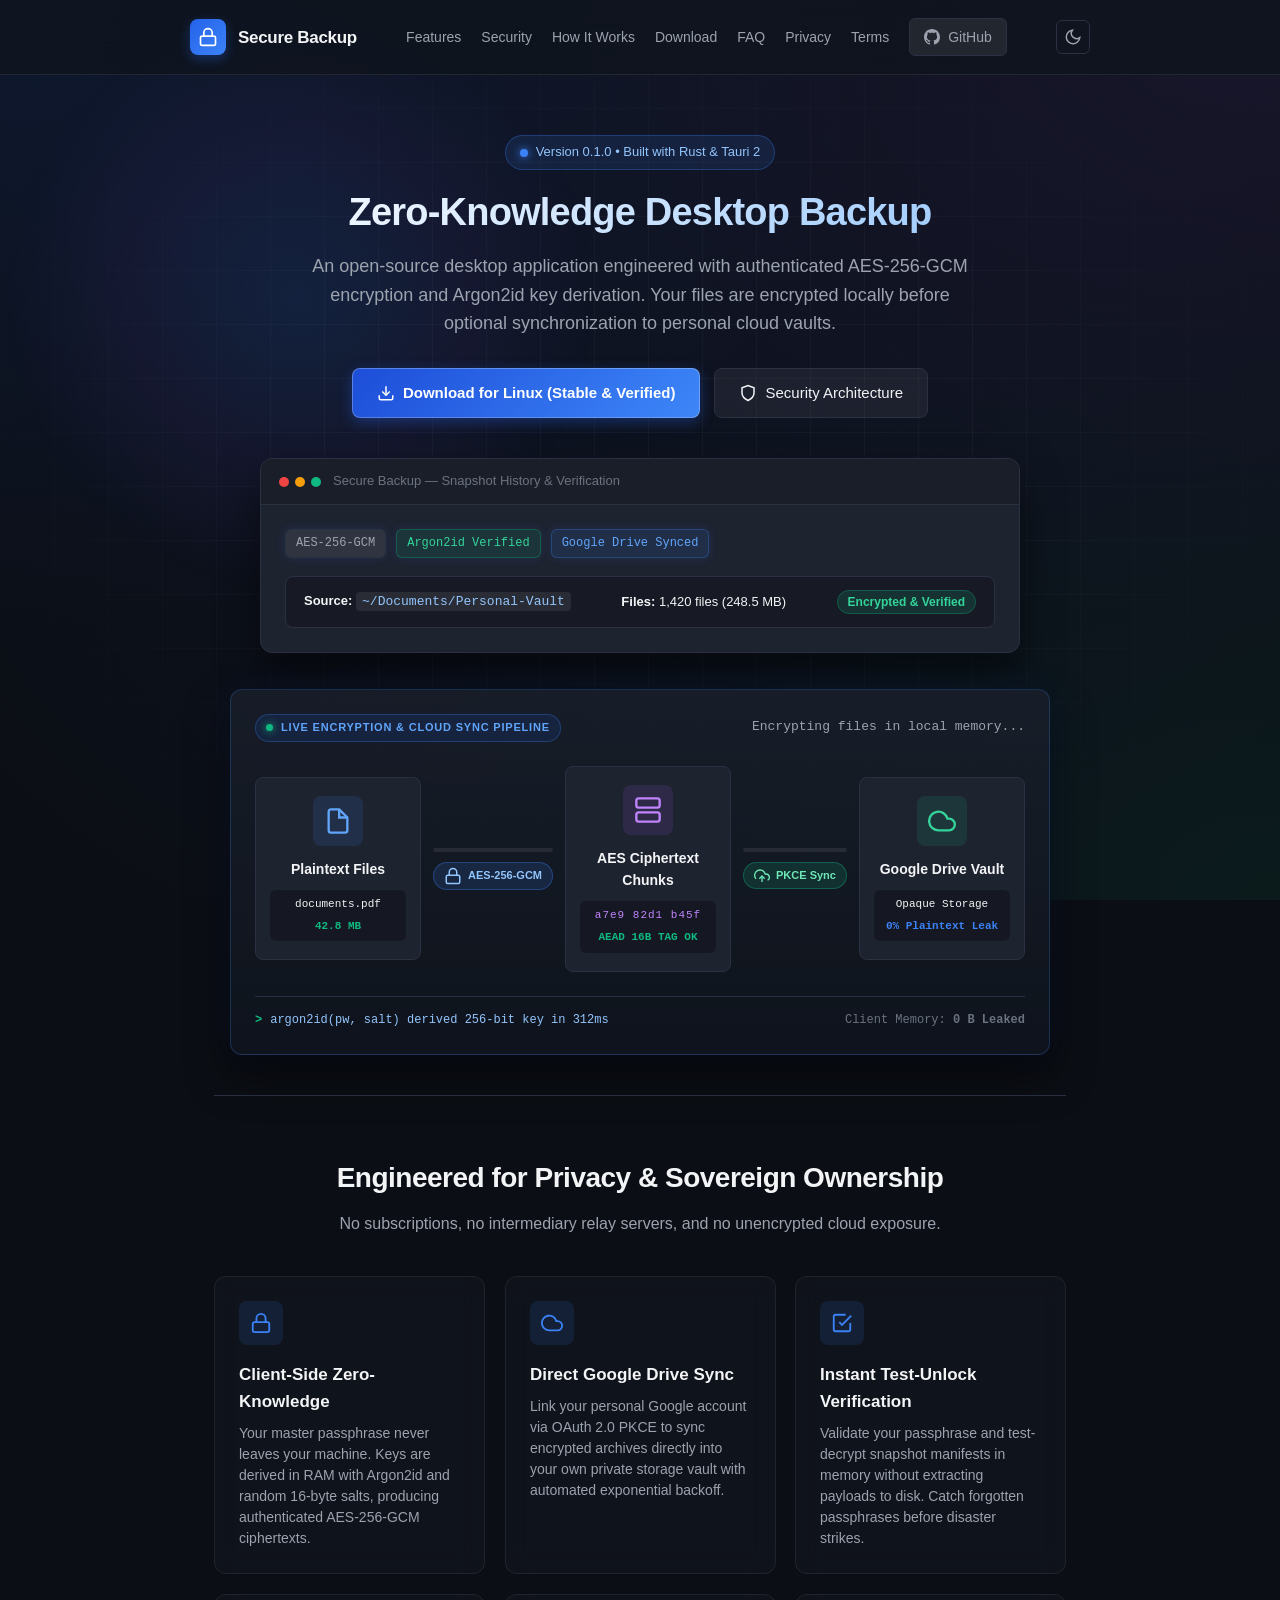
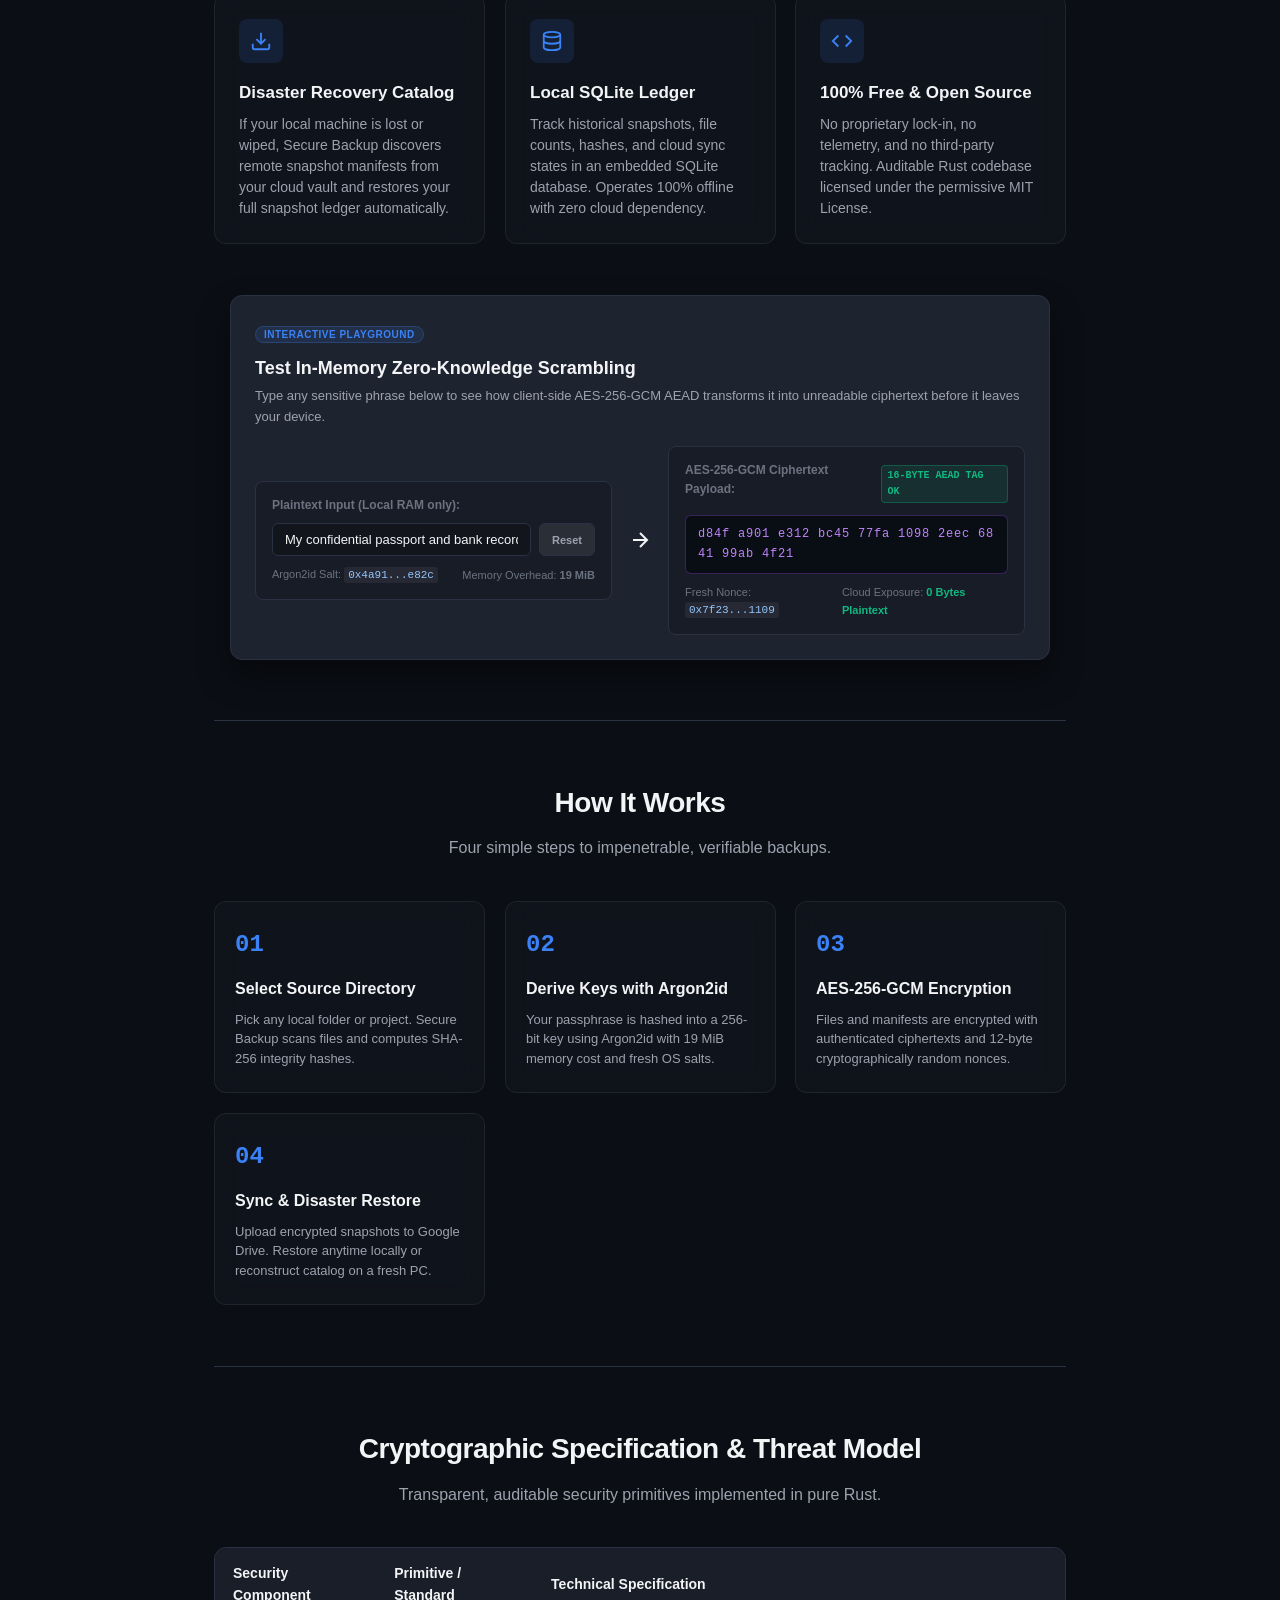
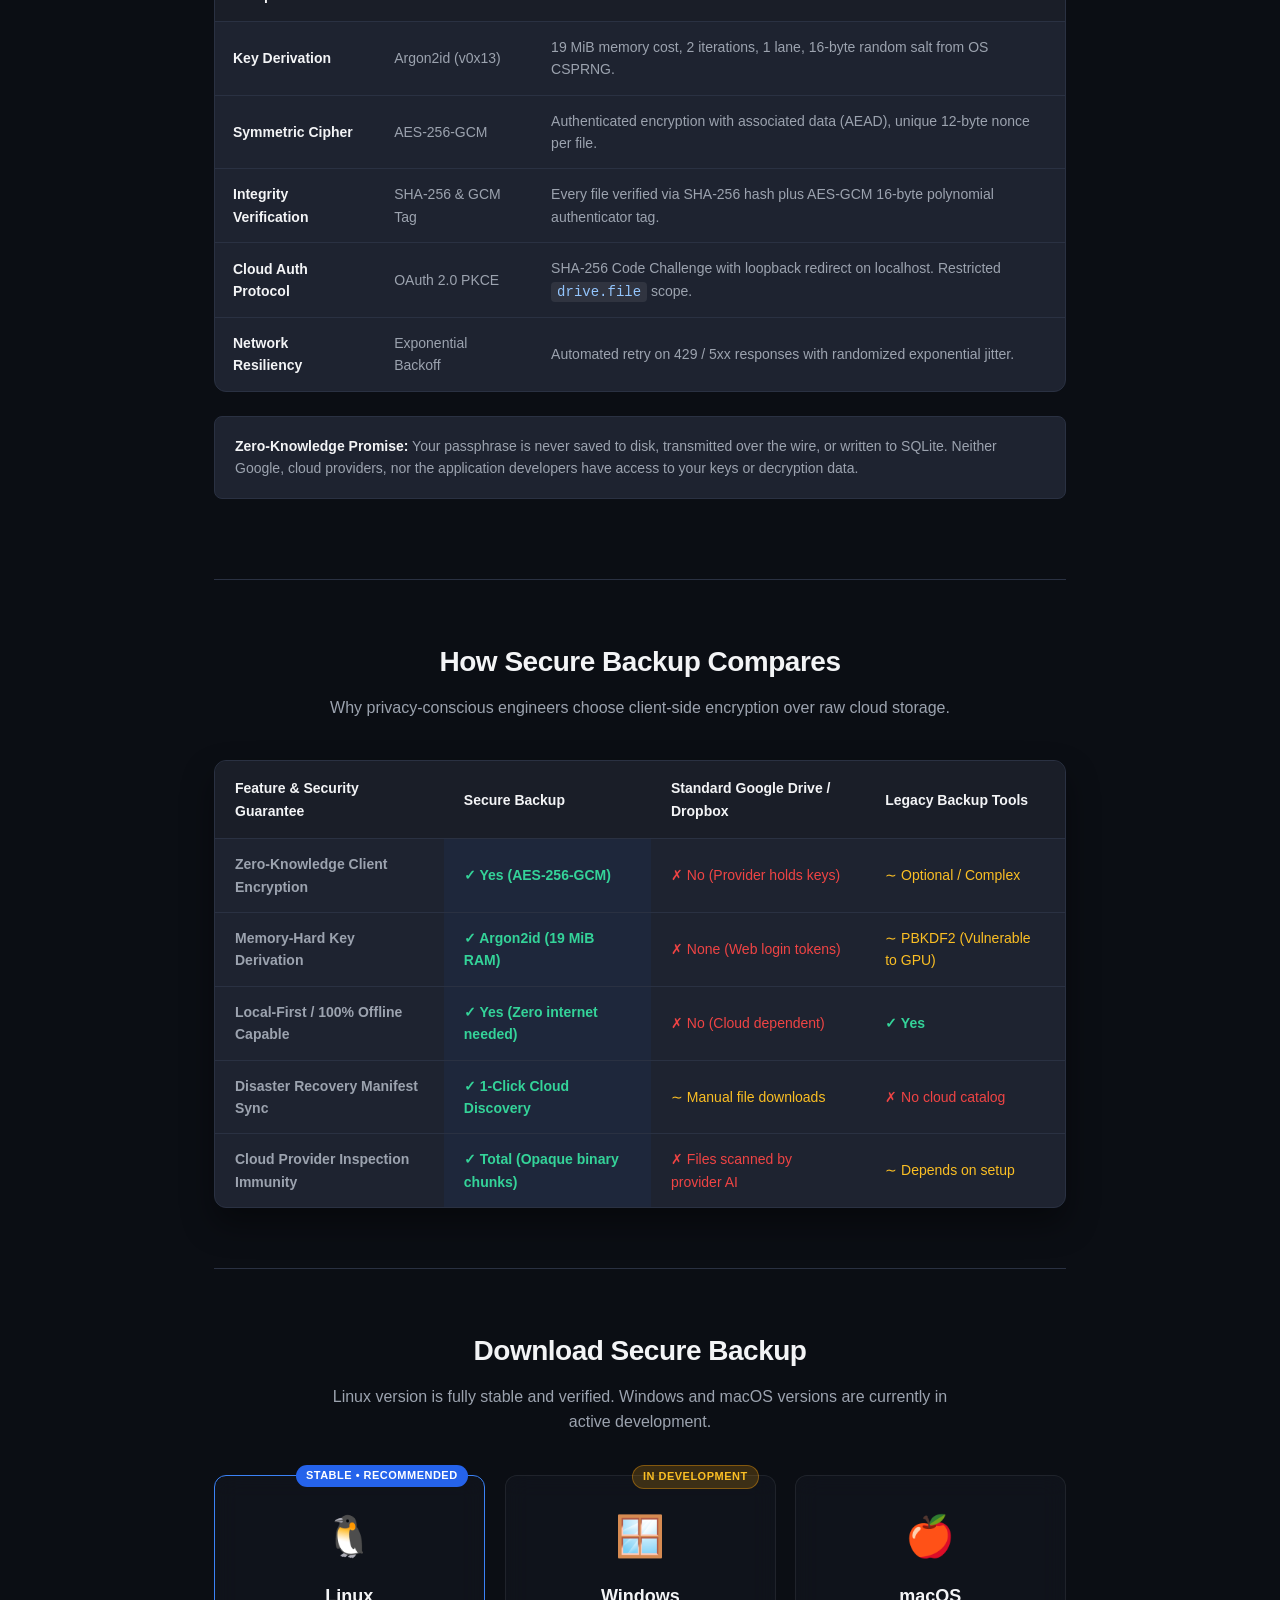
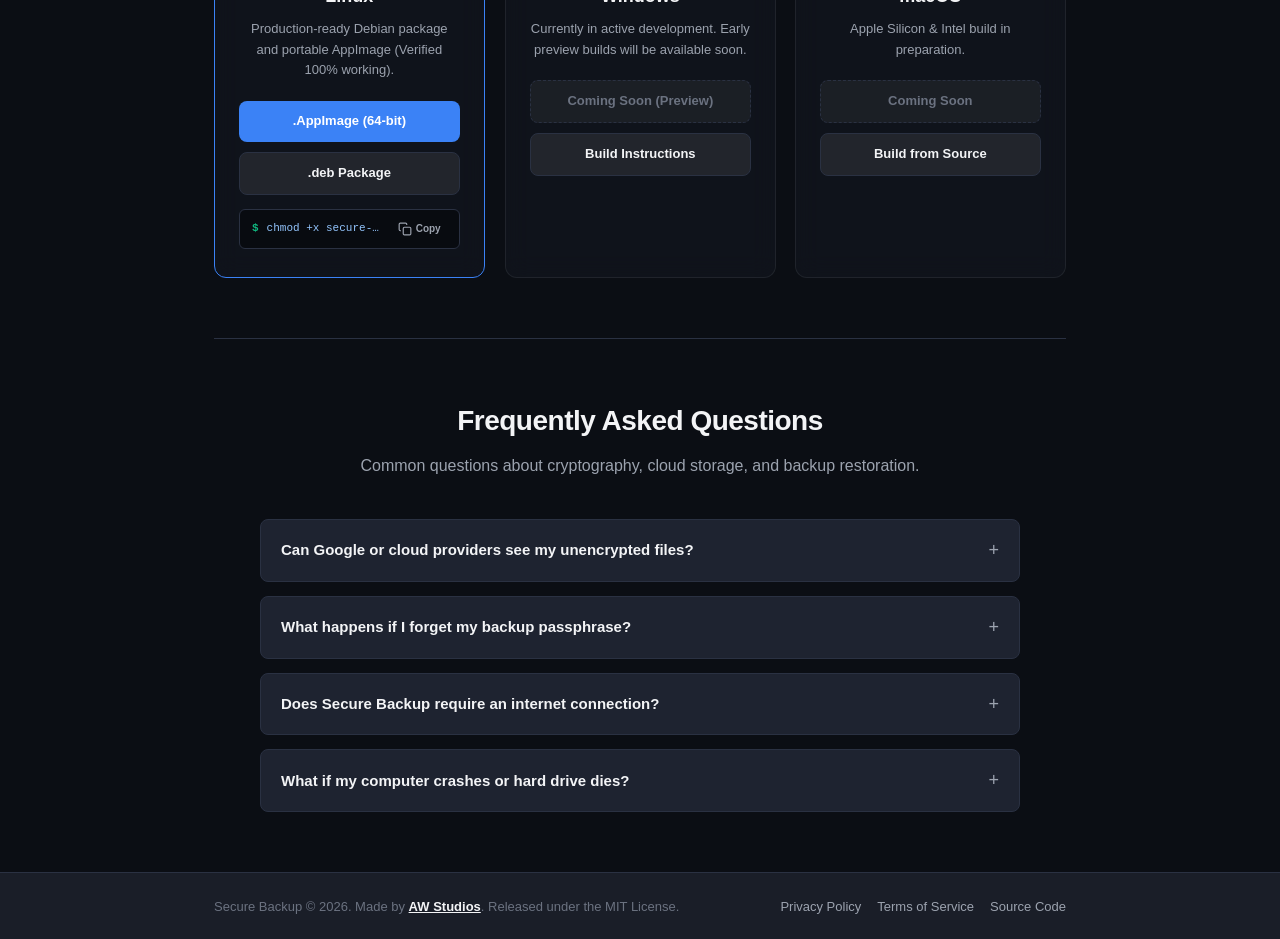
<file: index.html>
<!DOCTYPE html>
<html lang="en">
<head>
  <meta charset="UTF-8">
  <meta name="viewport" content="width=device-width, initial-scale=1.0">
  <title>Secure Backup - Open-Source Zero-Knowledge Desktop Backup</title>
  <meta name="description" content="Open-source zero-knowledge desktop backup engineered in Rust, Tauri 2, and TypeScript. Authenticated AES-256-GCM encryption with Google Drive cloud sync.">
  <meta property="og:title" content="Secure Backup - Zero-Knowledge Desktop Backup">
  <meta property="og:description" content="Open-source zero-knowledge desktop backup application with authenticated AES-256-GCM encryption and private Google Drive synchronization.">
  <meta property="og:type" content="website">
  <meta property="og:url" content="https://abdulwalidal.github.io/secure-backup/">
  <meta property="og:image" content="https://abdulwalidal.github.io/secure-backup/icons/icon.png">
  <meta name="twitter:card" content="summary_large_image">
  <meta name="twitter:title" content="Secure Backup - Zero-Knowledge Desktop Backup">
  <meta name="twitter:description" content="Client-side zero-knowledge encrypted backups for Linux, Windows, and macOS.">
  <meta name="twitter:image" content="https://abdulwalidal.github.io/secure-backup/icons/icon.png">
  <link rel="canonical" href="https://abdulwalidal.github.io/secure-backup/">
  <link rel="stylesheet" href="style.css">
  <link rel="icon" type="image/x-icon" href="icons/icon.ico">
  <link rel="icon" type="image/png" sizes="32x32" href="icons/32x32.png">
  <link rel="apple-touch-icon" sizes="128x128" href="icons/128x128.png">
  <script type="application/ld+json">
  {
    "@context": "https://schema.org",
    "@type": "SoftwareApplication",
    "name": "Secure Backup",
    "operatingSystem": "Linux, Windows, macOS",
    "applicationCategory": "SecurityApplication",
    "offers": {
      "@type": "Offer",
      "price": "0",
      "priceCurrency": "USD"
    },
    "description": "Open-source zero-knowledge desktop backup application with authenticated AES-256-GCM encryption and Google Drive cloud synchronization.",
    "author": {
      "@type": "Person",
      "name": "AW Studios",
      "url": "https://github.com/abdulwalidal"
    }
  }
  </script>
</head>
<body>

  <!-- Interactive Ambient Spotlight Canvas -->
  <div id="ambient-spotlight" class="ambient-spotlight" aria-hidden="true"></div>
  <div class="tech-grid-overlay" aria-hidden="true"></div>

  <!-- Navigation Header -->
  <header>
    <div class="container nav-bar">
      <a href="index.html" class="brand">
        <div class="brand-icon">
          <svg width="20" height="20" viewBox="0 0 24 24" fill="none" stroke="currentColor" stroke-width="2">
            <rect x="3" y="11" width="18" height="11" rx="2" ry="2"/>
            <path d="M7 11V7a5 5 0 0 1 10 0v4"/>
          </svg>
        </div>
        <span class="brand-title">Secure Backup</span>
      </a>
      <nav class="nav-links">
        <a href="#features">Features</a>
        <a href="#security">Security</a>
        <a href="#how-it-works">How It Works</a>
        <a href="#downloads">Download</a>
        <a href="#faq">FAQ</a>
        <a href="privacy.html">Privacy</a>
        <a href="terms.html">Terms</a>
        <a href="https://github.com/abdulwalidal/secure-backup" target="_blank" rel="noopener noreferrer" class="btn-github">
          <svg width="16" height="16" viewBox="0 0 24 24" fill="currentColor">
            <path d="M12 0C5.37 0 0 5.37 0 12c0 5.31 3.435 9.795 8.205 11.385.6.105.825-.255.825-.57 0-.285-.015-1.23-.015-2.235-3.015.555-3.795-.735-4.035-1.41-.135-.345-.72-1.41-1.23-1.695-.42-.225-1.02-.78-.015-.795.945-.015 1.62.87 1.845 1.23 1.08 1.815 2.805 1.305 3.495.99.105-.78.42-1.305.765-1.605-2.67-.3-5.46-1.335-5.46-5.925 0-1.305.465-2.385 1.23-3.225-.12-.3-.54-1.53.12-3.18 0 0 1.005-.315 3.3 1.23.96-.27 1.98-.405 3-.405s2.04.135 3 .405c2.295-1.56 3.3-1.23 3.3-1.23.66 1.65.24 2.88.12 3.18.765.84 1.23 1.905 1.23 3.225 0 4.605-2.805 5.625-5.475 5.925.435.375.81 1.095.81 2.22 0 1.605-.015 2.895-.015 3.3 0 .315.225.69.825.57A12.02 12.02 0 0 0 24 12c0-6.63-5.37-12-12-12z"/>
          </svg>
          <span>GitHub</span>
        </a>
      </nav>
      <div class="header-actions">
        <button id="theme-toggle" class="btn-icon" aria-label="Toggle color theme" title="Toggle light/dark mode">
          <svg id="moon-icon" width="18" height="18" viewBox="0 0 24 24" fill="none" stroke="currentColor" stroke-width="2">
            <path d="M21 12.79A9 9 0 1 1 11.21 3 7 7 0 0 0 21 12.79z"></path>
          </svg>
          <svg id="sun-icon" width="18" height="18" viewBox="0 0 24 24" fill="none" stroke="currentColor" stroke-width="2" style="display:none;">
            <circle cx="12" cy="12" r="5"></circle>
            <line x1="12" y1="1" x2="12" y2="3"></line>
            <line x1="12" y1="21" x2="12" y2="23"></line>
            <line x1="4.22" y1="4.22" x2="5.64" y2="5.64"></line>
            <line x1="18.36" y1="18.36" x2="19.78" y2="19.78"></line>
            <line x1="1" y1="12" x2="3" y2="12"></line>
            <line x1="21" y1="12" x2="23" y2="12"></line>
            <line x1="4.22" y1="19.78" x2="5.64" y2="18.36"></line>
            <line x1="18.36" y1="5.64" x2="19.78" y2="4.22"></line>
          </svg>
        </button>
        <button id="mobile-menu-btn" class="btn-icon mobile-only" aria-label="Toggle navigation menu">
          <svg width="20" height="20" viewBox="0 0 24 24" fill="none" stroke="currentColor" stroke-width="2">
            <line x1="3" y1="12" x2="21" y2="12"></line>
            <line x1="3" y1="6" x2="21" y2="6"></line>
            <line x1="3" y1="18" x2="21" y2="18"></line>
          </svg>
        </button>
      </div>
    </div>
  </header>

  <main class="container">
    <!-- Hero Section -->
    <section class="hero">
      <div class="version-badge">
        <span class="badge-dot"></span>
        <span>Version 0.1.0 • Built with Rust & Tauri 2</span>
      </div>
      <h1>Zero-Knowledge Desktop Backup</h1>
      <p>An open-source desktop application engineered with authenticated AES-256-GCM encryption and Argon2id key derivation. Your files are encrypted locally before optional synchronization to personal cloud vaults.</p>

      <div class="hero-actions">
        <a href="#downloads" id="hero-download-btn" class="btn-primary">
          <svg width="18" height="18" viewBox="0 0 24 24" fill="none" stroke="currentColor" stroke-width="2">
            <path d="M21 15v4a2 2 0 0 1-2 2H5a2 2 0 0 1-2-2v-4"/>
            <polyline points="7 10 12 15 17 10"/>
            <line x1="12" y1="15" x2="12" y2="3"/>
          </svg>
          <span id="hero-download-label">Download for Linux (x86_64)</span>
        </a>
        <a href="#security" class="btn-secondary">
          <svg width="18" height="18" viewBox="0 0 24 24" fill="none" stroke="currentColor" stroke-width="2">
            <path d="M12 22s8-4 8-10V5l-8-3-8 3v7c0 6 8 10 8 10z"/>
          </svg>
          <span>Security Architecture</span>
        </a>
      </div>

      <!-- App Interface Preview Mockup -->
      <div class="app-preview-card">
        <div class="preview-header">
          <div class="preview-dots">
            <span class="dot dot-red"></span>
            <span class="dot dot-yellow"></span>
            <span class="dot dot-green"></span>
          </div>
          <div class="preview-title">Secure Backup — Snapshot History & Verification</div>
        </div>
        <div class="preview-body">
          <div class="preview-meta-row">
            <span class="tag-badge">AES-256-GCM</span>
            <span class="tag-badge tag-success">Argon2id Verified</span>
            <span class="tag-badge tag-cloud">Google Drive Synced</span>
          </div>
          <div class="preview-snapshot-row">
            <div class="snapshot-col">
              <strong>Source:</strong> <code>~/Documents/Personal-Vault</code>
            </div>
            <div class="snapshot-col">
              <strong>Files:</strong> 1,420 files (248.5 MB)
            </div>
            <div class="snapshot-col">
              <span class="status-pill status-ready">Encrypted & Verified</span>
            </div>
          </div>
        </div>
      </div>

      <!-- Animated Encryption & Cloud Pipeline Visualizer -->
      <div class="pipeline-visualizer-card reveal-on-scroll">
        <div class="pipeline-header">
          <div class="pipeline-badge">
            <span class="live-dot"></span> LIVE ENCRYPTION & CLOUD SYNC PIPELINE
          </div>
          <span class="pipeline-status" id="pipeline-status-text">Encrypting files in local memory...</span>
        </div>

        <div class="pipeline-stage-grid">
          <!-- Node 1: Local Plaintext Files -->
          <div class="pipeline-node" id="pnode-local">
            <div class="node-icon-box">
              <svg width="28" height="28" viewBox="0 0 24 24" fill="none" stroke="currentColor" stroke-width="2">
                <path d="M13 2H6a2 2 0 0 0-2 2v16a2 2 0 0 0 2 2h12a2 2 0 0 0 2-2V9z"></path>
                <polyline points="13 2 13 9 20 9"></polyline>
              </svg>
            </div>
            <h4>Plaintext Files</h4>
            <div class="node-code-preview" id="preview-plaintext">
              <span>documents.pdf</span>
              <span class="file-size">42.8 MB</span>
            </div>
          </div>

          <!-- Connector 1 -> 2: Argon2id + AES-256 Engine -->
          <div class="pipeline-flow-connector">
            <div class="particle-track">
              <div class="flowing-particle" id="particle-1"></div>
            </div>
            <div class="crypto-lock-badge" title="Argon2id + AES-256-GCM authenticated cipher">
              <svg width="18" height="18" viewBox="0 0 24 24" fill="none" stroke="currentColor" stroke-width="2">
                <rect x="3" y="11" width="18" height="11" rx="2" ry="2"/>
                <path d="M7 11V7a5 5 0 0 1 10 0v4"/>
              </svg>
              <span>AES-256-GCM</span>
            </div>
          </div>

          <!-- Node 2: Opaque Ciphertext Chunks -->
          <div class="pipeline-node" id="pnode-cipher">
            <div class="node-icon-box node-cipher-box">
              <svg width="28" height="28" viewBox="0 0 24 24" fill="none" stroke="currentColor" stroke-width="2">
                <rect x="2" y="2" width="20" height="8" rx="2" ry="2"></rect>
                <rect x="2" y="14" width="20" height="8" rx="2" ry="2"></rect>
                <line x1="6" y1="6" x2="6.01" y2="6"></line>
                <line x1="6" y1="18" x2="6.01" y2="18"></line>
              </svg>
            </div>
            <h4>AES Ciphertext Chunks</h4>
            <div class="node-code-preview" id="preview-ciphertext">
              <span class="cipher-hex">a7e9 82d1 b45f</span>
              <span class="cipher-tag">AEAD 16B TAG OK</span>
            </div>
          </div>

          <!-- Connector 2 -> 3: TLS Cloud Sync Stream -->
          <div class="pipeline-flow-connector">
            <div class="particle-track">
              <div class="flowing-particle particle-cloud" id="particle-2"></div>
            </div>
            <div class="crypto-lock-badge cloud-sync-badge">
              <svg width="16" height="16" viewBox="0 0 24 24" fill="none" stroke="currentColor" stroke-width="2">
                <polyline points="16 16 12 12 8 16"/>
                <line x1="12" y1="12" x2="12" y2="21"/>
                <path d="M20.39 18.39A5 5 0 0 0 18 9h-1.26A8 8 0 1 0 3 16.3"/>
              </svg>
              <span>PKCE Sync</span>
            </div>
          </div>

          <!-- Node 3: Cloud Vault Storage -->
          <div class="pipeline-node" id="pnode-cloud">
            <div class="node-icon-box node-cloud-box">
              <svg width="28" height="28" viewBox="0 0 24 24" fill="none" stroke="currentColor" stroke-width="2">
                <path d="M18 10h-1.26A8 8 0 1 0 9 20h9a5 5 0 0 0 0-10z"></path>
              </svg>
            </div>
            <h4>Google Drive Vault</h4>
            <div class="node-code-preview" id="preview-cloud">
              <span class="vault-status-text">Opaque Storage</span>
              <span class="zero-knowledge-pill">0% Plaintext Leak</span>
            </div>
          </div>
        </div>

        <div class="pipeline-footer-bar">
          <div class="terminal-feed">
            <span class="term-prefix">&gt;</span>
            <span class="term-log" id="term-stream-log">argon2id(pw, salt) derived 256-bit key in 312ms</span>
          </div>
          <div class="vault-stat">
            <span>Client Memory: <strong>0 B Leaked</strong></span>
          </div>
        </div>
      </div>

    </section>

    <!-- Features Grid -->
    <section id="features" class="section-block">
      <div class="section-header">
        <h2>Engineered for Privacy & Sovereign Ownership</h2>
        <p>No subscriptions, no intermediary relay servers, and no unencrypted cloud exposure.</p>
      </div>

      <div class="features-grid">
        <div class="feature-card reveal-on-scroll">
          <div class="feature-icon">
            <svg width="22" height="22" viewBox="0 0 24 24" fill="none" stroke="currentColor" stroke-width="2">
              <rect x="3" y="11" width="18" height="11" rx="2" ry="2"/>
              <path d="M7 11V7a5 5 0 0 1 10 0v4"/>
            </svg>
          </div>
          <h3>Client-Side Zero-Knowledge</h3>
          <p>Your master passphrase never leaves your machine. Keys are derived in RAM with Argon2id and random 16-byte salts, producing authenticated AES-256-GCM ciphertexts.</p>
        </div>

        <div class="feature-card reveal-on-scroll">
          <div class="feature-icon">
            <svg width="22" height="22" viewBox="0 0 24 24" fill="none" stroke="currentColor" stroke-width="2">
              <path d="M18 10h-1.26A8 8 0 1 0 9 20h9a5 5 0 0 0 0-10z"/>
            </svg>
          </div>
          <h3>Direct Google Drive Sync</h3>
          <p>Link your personal Google account via OAuth 2.0 PKCE to sync encrypted archives directly into your own private storage vault with automated exponential backoff.</p>
        </div>

        <div class="feature-card reveal-on-scroll">
          <div class="feature-icon">
            <svg width="22" height="22" viewBox="0 0 24 24" fill="none" stroke="currentColor" stroke-width="2">
              <polyline points="9 11 12 14 22 4"/>
              <path d="M21 12v7a2 2 0 0 1-2 2H5a2 2 0 0 1-2-2V5a2 2 0 0 1 2-2h11"/>
            </svg>
          </div>
          <h3>Instant Test-Unlock Verification</h3>
          <p>Validate your passphrase and test-decrypt snapshot manifests in memory without extracting payloads to disk. Catch forgotten passphrases before disaster strikes.</p>
        </div>

        <div class="feature-card reveal-on-scroll">
          <div class="feature-icon">
            <svg width="22" height="22" viewBox="0 0 24 24" fill="none" stroke="currentColor" stroke-width="2">
              <path d="M21 15v4a2 2 0 0 1-2 2H5a2 2 0 0 1-2-2v-4"/>
              <polyline points="7 10 12 15 17 10"/>
              <line x1="12" y1="15" x2="12" y2="3"/>
            </svg>
          </div>
          <h3>Disaster Recovery Catalog</h3>
          <p>If your local machine is lost or wiped, Secure Backup discovers remote snapshot manifests from your cloud vault and restores your full snapshot ledger automatically.</p>
        </div>

        <div class="feature-card reveal-on-scroll">
          <div class="feature-icon">
            <svg width="22" height="22" viewBox="0 0 24 24" fill="none" stroke="currentColor" stroke-width="2">
              <ellipse cx="12" cy="5" rx="9" ry="3"/>
              <path d="M21 12c0 1.66-4 3-9 3s-9-1.34-9-3"/>
              <path d="M3 5v14c0 1.66 4 3 9 3s9-1.34 9-3V5"/>
            </svg>
          </div>
          <h3>Local SQLite Ledger</h3>
          <p>Track historical snapshots, file counts, hashes, and cloud sync states in an embedded SQLite database. Operates 100% offline with zero cloud dependency.</p>
        </div>

        <div class="feature-card reveal-on-scroll">
          <div class="feature-icon">
            <svg width="22" height="22" viewBox="0 0 24 24" fill="none" stroke="currentColor" stroke-width="2">
              <polyline points="16 18 22 12 16 6"/>
              <polyline points="8 6 2 12 8 18"/>
            </svg>
          </div>
          <h3>100% Free & Open Source</h3>
          <p>No proprietary lock-in, no telemetry, and no third-party tracking. Auditable Rust codebase licensed under the permissive MIT License.</p>
        </div>
      </div>

      <!-- Interactive Zero-Knowledge Playground & Scrambler -->
      <div class="crypto-playground-card reveal-on-scroll">
        <div class="playground-top">
          <div class="playground-title-box">
            <span class="badge-mini">INTERACTIVE PLAYGROUND</span>
            <h3>Test In-Memory Zero-Knowledge Scrambling</h3>
            <p>Type any sensitive phrase below to see how client-side AES-256-GCM AEAD transforms it into unreadable ciphertext before it leaves your device.</p>
          </div>
        </div>

        <div class="scrambler-split">
          <div class="scrambler-pane">
            <label for="scrambler-input">Plaintext Input (Local RAM only):</label>
            <div class="input-wrapper">
              <input type="text" id="scrambler-input" value="My confidential passport and bank records" placeholder="Type anything sensitive...">
              <button id="scrambler-reset-btn" class="btn-micro" title="Reset to sample text">Reset</button>
            </div>
            <div class="scrambler-subtext">
              <span>Argon2id Salt: <code id="mock-salt">0x4a91...e82c</code></span>
              <span>Memory Overhead: <strong>19 MiB</strong></span>
            </div>
          </div>

          <div class="scrambler-arrow">
            <svg width="24" height="24" viewBox="0 0 24 24" fill="none" stroke="currentColor" stroke-width="2">
              <line x1="5" y1="12" x2="19" y2="12"></line>
              <polyline points="12 5 19 12 12 19"></polyline>
            </svg>
          </div>

          <div class="scrambler-pane scrambler-pane-out">
            <div class="pane-out-header">
              <label>AES-256-GCM Ciphertext Payload:</label>
              <span class="aead-tag-status" id="aead-status-badge">16-BYTE AEAD TAG OK</span>
            </div>
            <div class="ciphertext-display" id="scrambler-output">
              d84f a901 e312 bc45 77fa 1098 2eec 6841 99ab 4f21
            </div>
            <div class="scrambler-subtext">
              <span>Fresh Nonce: <code id="mock-nonce">0x7f23...1109</code></span>
              <span>Cloud Exposure: <strong class="text-safe">0 Bytes Plaintext</strong></span>
            </div>
          </div>
        </div>
      </div>

    </section>

    <!-- How It Works Flow -->
    <section id="how-it-works" class="section-block">
      <div class="section-header">
        <h2>How It Works</h2>
        <p>Four simple steps to impenetrable, verifiable backups.</p>
      </div>

      <div class="steps-grid">
        <div class="step-card reveal-on-scroll">
          <div class="step-number">01</div>
          <h4>Select Source Directory</h4>
          <p>Pick any local folder or project. Secure Backup scans files and computes SHA-256 integrity hashes.</p>
        </div>
        <div class="step-card reveal-on-scroll">
          <div class="step-number">02</div>
          <h4>Derive Keys with Argon2id</h4>
          <p>Your passphrase is hashed into a 256-bit key using Argon2id with 19 MiB memory cost and fresh OS salts.</p>
        </div>
        <div class="step-card reveal-on-scroll">
          <div class="step-number">03</div>
          <h4>AES-256-GCM Encryption</h4>
          <p>Files and manifests are encrypted with authenticated ciphertexts and 12-byte cryptographically random nonces.</p>
        </div>
        <div class="step-card reveal-on-scroll">
          <div class="step-number">04</div>
          <h4>Sync & Disaster Restore</h4>
          <p>Upload encrypted snapshots to Google Drive. Restore anytime locally or reconstruct catalog on a fresh PC.</p>
        </div>
      </div>
    </section>

    <!-- Security Deep-Dive -->
    <section id="security" class="section-block">
      <div class="section-header">
        <h2>Cryptographic Specification & Threat Model</h2>
        <p>Transparent, auditable security primitives implemented in pure Rust.</p>
      </div>

      <div class="spec-table-card reveal-on-scroll">
        <table class="spec-table">
          <thead>
            <tr>
              <th>Security Component</th>
              <th>Primitive / Standard</th>
              <th>Technical Specification</th>
            </tr>
          </thead>
          <tbody>
            <tr>
              <td><strong>Key Derivation</strong></td>
              <td>Argon2id (v0x13)</td>
              <td>19 MiB memory cost, 2 iterations, 1 lane, 16-byte random salt from OS CSPRNG.</td>
            </tr>
            <tr>
              <td><strong>Symmetric Cipher</strong></td>
              <td>AES-256-GCM</td>
              <td>Authenticated encryption with associated data (AEAD), unique 12-byte nonce per file.</td>
            </tr>
            <tr>
              <td><strong>Integrity Verification</strong></td>
              <td>SHA-256 & GCM Tag</td>
              <td>Every file verified via SHA-256 hash plus AES-GCM 16-byte polynomial authenticator tag.</td>
            </tr>
            <tr>
              <td><strong>Cloud Auth Protocol</strong></td>
              <td>OAuth 2.0 PKCE</td>
              <td>SHA-256 Code Challenge with loopback redirect on localhost. Restricted <code>drive.file</code> scope.</td>
            </tr>
            <tr>
              <td><strong>Network Resiliency</strong></td>
              <td>Exponential Backoff</td>
              <td>Automated retry on 429 / 5xx responses with randomized exponential jitter.</td>
            </tr>
          </tbody>
        </table>
      </div>

      <div class="highlight-box">
        <strong>Zero-Knowledge Promise:</strong> Your passphrase is never saved to disk, transmitted over the wire, or written to SQLite. Neither Google, cloud providers, nor the application developers have access to your keys or decryption data.
      </div>
    </section>

    
    <!-- Visual Comparison Matrix -->
    <section class="section-block reveal-on-scroll">
      <div class="section-header">
        <h2>How Secure Backup Compares</h2>
        <p>Why privacy-conscious engineers choose client-side encryption over raw cloud storage.</p>
      </div>

      <div class="comparison-table-card">
        <table class="comparison-table">
          <thead>
            <tr>
              <th>Feature & Security Guarantee</th>
              <th class="col-highlight">Secure Backup</th>
              <th>Standard Google Drive / Dropbox</th>
              <th>Legacy Backup Tools</th>
            </tr>
          </thead>
          <tbody>
            <tr>
              <td><strong>Zero-Knowledge Client Encryption</strong></td>
              <td class="col-highlight"><span class="check-yes">&check; Yes (AES-256-GCM)</span></td>
              <td><span class="check-no">&cross; No (Provider holds keys)</span></td>
              <td><span class="check-warn">&sim; Optional / Complex</span></td>
            </tr>
            <tr>
              <td><strong>Memory-Hard Key Derivation</strong></td>
              <td class="col-highlight"><span class="check-yes">&check; Argon2id (19 MiB RAM)</span></td>
              <td><span class="check-no">&cross; None (Web login tokens)</span></td>
              <td><span class="check-warn">&sim; PBKDF2 (Vulnerable to GPU)</span></td>
            </tr>
            <tr>
              <td><strong>Local-First / 100% Offline Capable</strong></td>
              <td class="col-highlight"><span class="check-yes">&check; Yes (Zero internet needed)</span></td>
              <td><span class="check-no">&cross; No (Cloud dependent)</span></td>
              <td><span class="check-yes">&check; Yes</span></td>
            </tr>
            <tr>
              <td><strong>Disaster Recovery Manifest Sync</strong></td>
              <td class="col-highlight"><span class="check-yes">&check; 1-Click Cloud Discovery</span></td>
              <td><span class="check-warn">&sim; Manual file downloads</span></td>
              <td><span class="check-no">&cross; No cloud catalog</span></td>
            </tr>
            <tr>
              <td><strong>Cloud Provider Inspection Immunity</strong></td>
              <td class="col-highlight"><span class="check-yes">&check; Total (Opaque binary chunks)</span></td>
              <td><span class="check-no">&cross; Files scanned by provider AI</span></td>
              <td><span class="check-warn">&sim; Depends on setup</span></td>
            </tr>
          </tbody>
        </table>
      </div>
    </section>

<!-- Downloads Hub -->
    <section id="downloads" class="section-block">
      <div class="section-header">
        <h2>Download Secure Backup</h2>
        <p>Linux version is fully stable and verified. Windows and macOS versions are currently in active development.</p>
      </div>

      <div class="downloads-grid">
        <div class="download-card reveal-on-scroll" style="border-color: #3b82f6; position: relative;">
          <div style="position: absolute; top: -11px; right: 16px; background: #2563eb; color: #fff; font-size: 11px; font-weight: 700; padding: 2px 10px; border-radius: 9999px; letter-spacing: 0.5px;">STABLE &bull; RECOMMENDED</div>
          <div class="os-icon">🐧</div>
          <h3>Linux</h3>
          <p>Production-ready Debian package and portable AppImage (Verified 100% working).</p>
          <div class="download-buttons">
            <a href="https://github.com/abdulwalidal/secure-backup/releases" id="btn-dl-appimage" class="btn-download">.AppImage (64-bit)</a>
            <a href="https://github.com/abdulwalidal/secure-backup/releases" id="btn-dl-deb" class="btn-download btn-download-alt">.deb Package</a>
          </div>
          <div class="cli-command-box" title="Click to copy quickrun command">
            <span class="cli-prefix">$</span>
            <code id="cli-cmd-text">chmod +x secure-backup_*.AppImage &amp;&amp; ./secure-backup_*.AppImage</code>
            <button class="cli-copy-btn" id="btn-copy-cli" aria-label="Copy CLI command">
              <svg class="icon-copy" width="14" height="14" viewBox="0 0 24 24" fill="none" stroke="currentColor" stroke-width="2">
                <rect x="9" y="9" width="13" height="13" rx="2" ry="2"></rect>
                <path d="M5 15H4a2 2 0 0 1-2-2V4a2 2 0 0 1 2-2h9a2 2 0 0 1 2 2v1"></path>
              </svg>
              <span class="copy-tooltip">Copy</span>
            </button>
          </div>
        </div>

        <div class="download-card reveal-on-scroll" style="position: relative;">
          <div style="position: absolute; top: -11px; right: 16px; background: rgba(245, 158, 11, 0.2); color: #fbbf24; border: 1px solid rgba(245, 158, 11, 0.4); font-size: 11px; font-weight: 700; padding: 2px 10px; border-radius: 9999px; letter-spacing: 0.5px;">IN DEVELOPMENT</div>
          <div class="os-icon">🪟</div>
          <h3>Windows</h3>
          <p>Currently in active development. Early preview builds will be available soon.</p>
          <div class="download-buttons">
            <span class="btn-download btn-disabled" title="Windows builds are currently in active testing">Coming Soon (Preview)</span>
            <a href="https://github.com/abdulwalidal/secure-backup#manual-build" class="btn-download btn-download-alt" target="_blank" rel="noopener">Build Instructions</a>
          </div>
        </div>

        <div class="download-card reveal-on-scroll">
          <div class="os-icon">🍎</div>
          <h3>macOS</h3>
          <p>Apple Silicon & Intel build in preparation.</p>
          <div class="download-buttons">
            <span class="btn-download btn-disabled" title="macOS notarized binary coming soon in next release">Coming Soon</span>
            <a href="https://github.com/abdulwalidal/secure-backup#manual-build" class="btn-download btn-download-alt" target="_blank" rel="noopener">Build from Source</a>
          </div>
        </div>
      </div>
    </section>

    <!-- FAQ Section -->
    <section id="faq" class="section-block">
      <div class="section-header">
        <h2>Frequently Asked Questions</h2>
        <p>Common questions about cryptography, cloud storage, and backup restoration.</p>
      </div>

      <div class="faq-list reveal-on-scroll">
        <details class="faq-item">
          <summary>Can Google or cloud providers see my unencrypted files?</summary>
          <p>No. All files and snapshot manifests are encrypted on your local computer before any data leaves your machine. Google Drive only stores opaque AES-256-GCM ciphertext chunks. Google cannot inspect the filenames, directory structure, or file contents.</p>
        </details>

        <details class="faq-item">
          <summary>What happens if I forget my backup passphrase?</summary>
          <p>Because Secure Backup adheres strictly to zero-knowledge cryptography, there is no back door, reset link, or recovery key stored anywhere. If you lose your passphrase, the ciphertext cannot be decrypted. We recommend saving your passphrase in a reliable password manager.</p>
        </details>

        <details class="faq-item">
          <summary>Does Secure Backup require an internet connection?</summary>
          <p>No. Creating encrypted local backups, testing passphrases, and restoring from local storage works 100% offline. An internet connection is only needed when you choose to synchronize snapshots to your Google Drive account.</p>
        </details>

        <details class="faq-item">
          <summary>What if my computer crashes or hard drive dies?</summary>
          <p>Install Secure Backup on any new machine, link your Google Drive vault, and click "Discover Cloud Snapshots". The application downloads the encrypted manifests and reconstructs your snapshot ledger, allowing you to restore all files.</p>
        </details>
      </div>
    </section>
  </main>

  <!-- Footer -->
  <footer>
    <div class="container footer-content">
      <span>Secure Backup &copy; 2026. Made by <a href="https://github.com/abdulwalidal" target="_blank" rel="noopener noreferrer" style="color: var(--text-main); font-weight: 600; text-decoration: underline;">AW Studios</a>. Released under the MIT License.</span>
      <div class="footer-links">
        <a href="privacy.html">Privacy Policy</a>
        <a href="terms.html">Terms of Service</a>
        <a href="https://github.com/abdulwalidal/secure-backup">Source Code</a>
      </div>
    </div>
  </footer>

  <script>
    // Theme toggle (Dark / Light mode)
    (function initTheme() {
      const toggle = document.getElementById("theme-toggle");
      const sun = document.getElementById("sun-icon");
      const moon = document.getElementById("moon-icon");
      const saved = localStorage.getItem("theme");
      const prefersDark = window.matchMedia("(prefers-color-scheme: dark)").matches;
      let theme = saved || (prefersDark ? "dark" : "dark");

      const applyTheme = (t) => {
        if (t === "light") {
          document.documentElement.setAttribute("data-theme", "light");
          if (sun) sun.style.display = "block";
          if (moon) moon.style.display = "none";
        } else {
          document.documentElement.removeAttribute("data-theme");
          if (sun) sun.style.display = "none";
          if (moon) moon.style.display = "block";
        }
        localStorage.setItem("theme", t);
      };

      applyTheme(theme);
      toggle?.addEventListener("click", () => {
        theme = (theme === "light") ? "dark" : "light";
        applyTheme(theme);
      });
    })();

    // Mobile navigation drawer toggle
    (function initMobileNav() {
      const btn = document.getElementById("mobile-menu-btn");
      const nav = document.querySelector(".nav-links");
      btn?.addEventListener("click", () => {
        nav?.classList.toggle("mobile-open");
      });
      nav?.querySelectorAll("a").forEach((link) => {
        link.addEventListener("click", () => {
          nav?.classList.remove("mobile-open");
        });
      });
    })();

    // Client-side OS detection for dynamic Hero download CTA
    (function detectClientOS() {
      const ua = navigator.userAgent || "";
      const label = document.getElementById("hero-download-label");
      const btn = document.getElementById("hero-download-btn");
      if (!label || !btn) return;

      if (/Macintosh|Mac OS X/i.test(ua)) {
        label.textContent = "macOS Build (Coming Soon)";
        btn.href = "#downloads";
      } else if (/Windows|Win32|Win64/i.test(ua)) {
        label.textContent = "Windows (In Development) • View Linux";
        btn.href = "#downloads";
      } else {
        label.textContent = "Download for Linux (Stable & Verified)";
        btn.href = "#downloads";
      }
    })();

    // Dynamic GitHub Releases API client
    (async function fetchLatestRelease() {
      try {
        const res = await fetch("https://api.github.com/repos/abdulwalidal/secure-backup/releases/latest");
        if (!res.ok) return;
        const data = await res.json();
        const tag = data.tag_name || "v0.1.0";
        const badge = document.querySelector(".version-badge span:last-child");
        if (badge) badge.textContent = `${tag} Latest Release • Built with Rust & Tauri 2`;

        const assets = data.assets || [];
        assets.forEach((asset) => {
          const name = asset.name.toLowerCase();
          const url = asset.browser_download_url;
          if (name.endsWith(".appimage")) {
            const el = document.getElementById("btn-dl-appimage");
            if (el) el.href = url;
            const heroBtn = document.getElementById("hero-download-btn");
            if (heroBtn && /Linux/i.test(navigator.userAgent)) heroBtn.href = url;
          } else if (name.endsWith(".deb")) {
            const el = document.getElementById("btn-dl-deb");
            if (el) el.href = url;
          } else if (name.endsWith(".msi")) {
            const el = document.getElementById("btn-dl-msi");
            if (el) el.href = url;
            const heroBtn = document.getElementById("hero-download-btn");
            if (heroBtn && /Win/i.test(navigator.userAgent)) heroBtn.href = url;
          } else if (name.endsWith(".exe")) {
            const el = document.getElementById("btn-dl-exe");
            if (el) el.href = url;
          } else if (name.includes("aarch64") && name.endsWith(".dmg")) {
            const el = document.getElementById("btn-dl-dmg-arm");
            if (el) el.href = url;
            const heroBtn = document.getElementById("hero-download-btn");
            if (heroBtn && /Mac/i.test(navigator.userAgent)) heroBtn.href = url;
          } else if (name.endsWith(".dmg")) {
            const el = document.getElementById("btn-dl-dmg-intel");
            if (el) el.href = url;
          }
        });
      } catch (e) {
        // Fallback to static GitHub Releases page on network error
      }
    })();

    // Scroll reveal with IntersectionObserver
    (function initScrollReveal() {
      if (!("IntersectionObserver" in window)) {
        document.querySelectorAll(".reveal-on-scroll").forEach(el => el.classList.add("is-visible"));
        return;
      }
      const observer = new IntersectionObserver((entries) => {
        entries.forEach((entry) => {
          if (entry.isIntersecting) {
            entry.target.classList.add("is-visible");
            observer.unobserve(entry.target);
          }
        });
      }, { threshold: 0.1, rootMargin: "0px 0px -40px 0px" });

      document.querySelectorAll(".reveal-on-scroll").forEach(el => observer.observe(el));
    })();
  </script>


  <!-- Floating Back to Top Button -->
  <button id="back-to-top-btn" class="back-to-top-btn" aria-label="Scroll back to top">
    <svg width="20" height="20" viewBox="0 0 24 24" fill="none" stroke="currentColor" stroke-width="2">
      <polyline points="18 15 12 9 6 15"></polyline>
    </svg>
  </button>

</body>
</html>
</file>
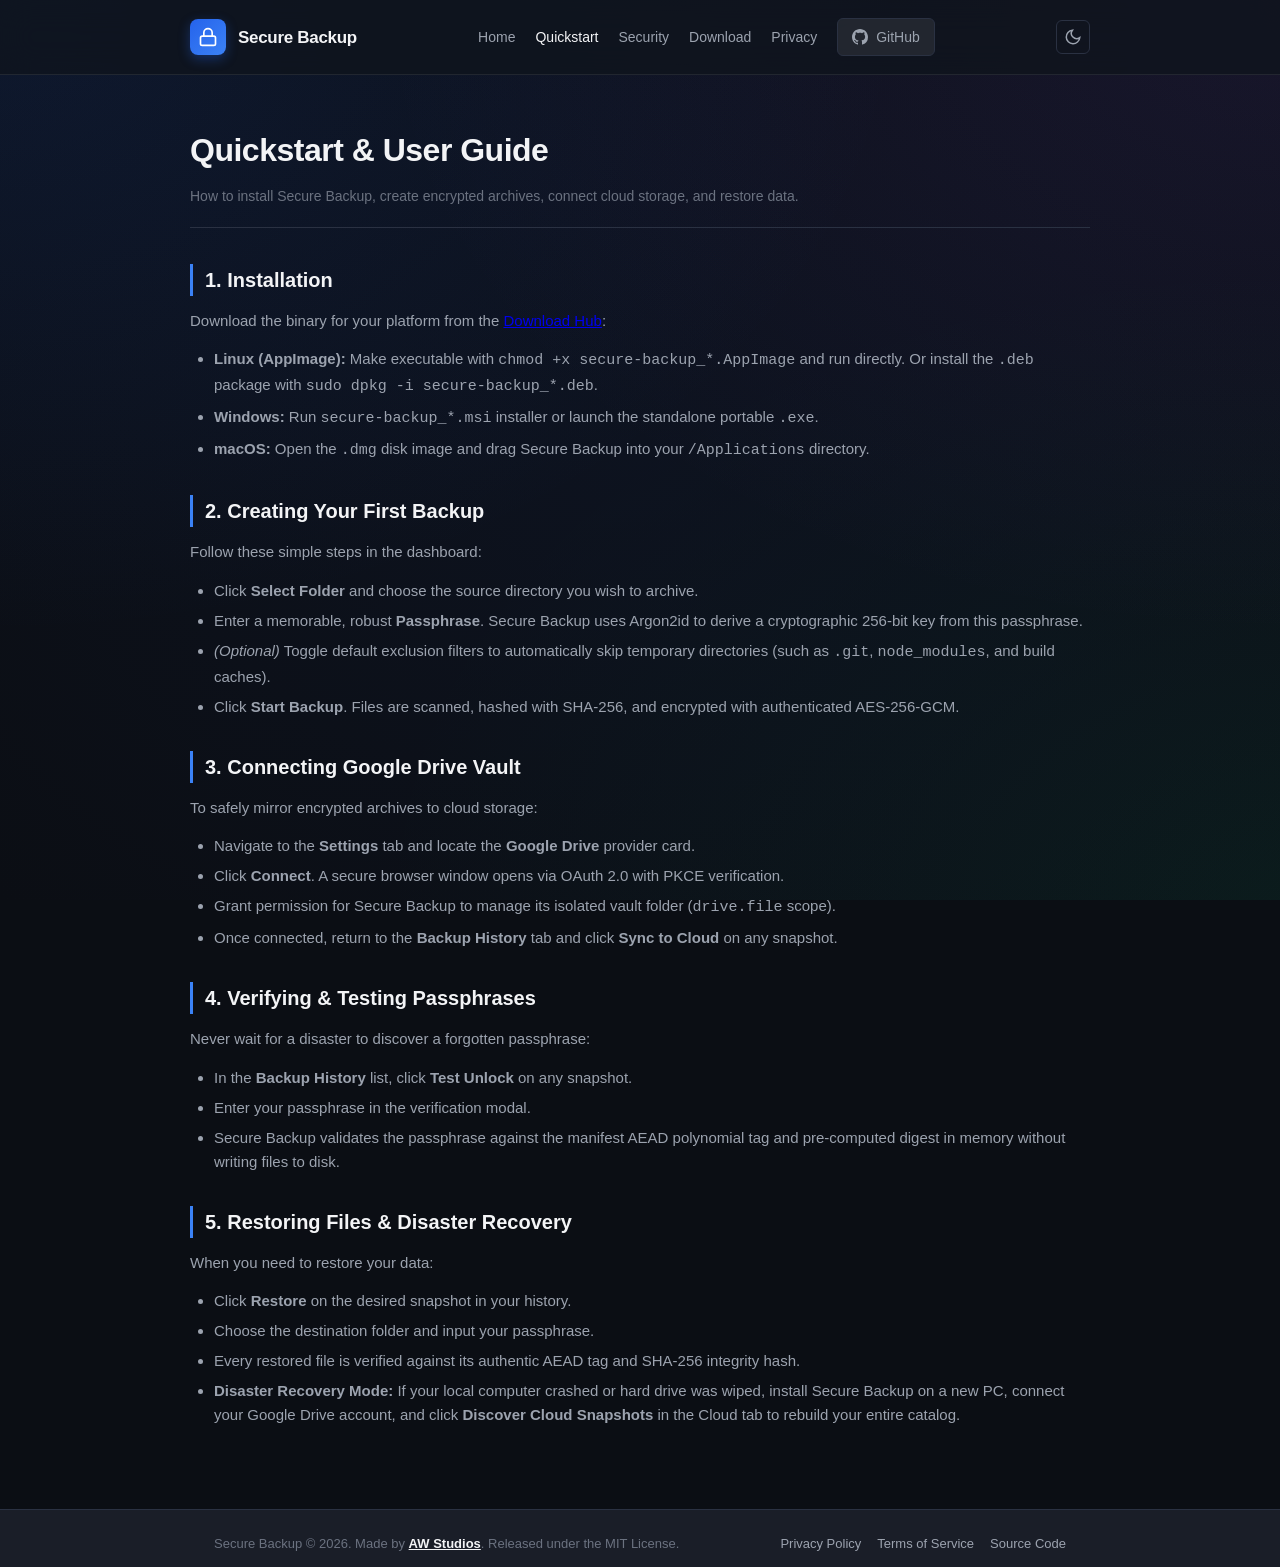
<file: guide.html>
<!DOCTYPE html>
<html lang="en">
<head>
  <meta charset="UTF-8">
  <meta name="viewport" content="width=device-width, initial-scale=1.0">
  <title>Quickstart & User Guide - Secure Backup</title>
  <meta name="description" content="Step-by-step quickstart guide for Secure Backup: installation, local encrypted backups, Google Drive syncing, and disaster restoration.">
  <link rel="stylesheet" href="style.css">
  <link rel="icon" type="image/x-icon" href="icons/icon.ico">
  <link rel="icon" type="image/png" sizes="32x32" href="icons/32x32.png">
  <link rel="apple-touch-icon" sizes="128x128" href="icons/128x128.png">
</head>
<body>
  <!-- Header -->
  <header>
    <div class="container nav-bar">
      <a href="index.html" class="brand">
        <div class="brand-icon">
          <svg width="20" height="20" viewBox="0 0 24 24" fill="none" stroke="currentColor" stroke-width="2">
            <rect x="3" y="11" width="18" height="11" rx="2" ry="2"/>
            <path d="M7 11V7a5 5 0 0 1 10 0v4"/>
          </svg>
        </div>
        <span class="brand-title">Secure Backup</span>
      </a>
      <nav class="nav-links">
        <a href="index.html">Home</a>
        <a href="guide.html" class="active">Quickstart</a>
        <a href="security.html">Security</a>
        <a href="index.html#downloads">Download</a>
        <a href="privacy.html">Privacy</a>
        <a href="https://github.com/abdulwalidal/secure-backup" target="_blank" rel="noopener noreferrer" class="btn-github">
          <svg width="16" height="16" viewBox="0 0 24 24" fill="currentColor">
            <path d="M12 0C5.37 0 0 5.37 0 12c0 5.31 3.435 9.795 8.205 11.385.6.105.825-.255.825-.57 0-.285-.015-1.23-.015-2.235-3.015.555-3.795-.735-4.035-1.41-.135-.345-.72-1.41-1.23-1.695-.42-.225-1.02-.78-.015-.795.945-.015 1.62.87 1.845 1.23 1.08 1.815 2.805 1.305 3.495.99.105-.78.42-1.305.765-1.605-2.67-.3-5.46-1.335-5.46-5.925 0-1.305.465-2.385 1.23-3.225-.12-.3-.54-1.53.12-3.18 0 0 1.005-.315 3.3 1.23.96-.27 1.98-.405 3-.405s2.04.135 3 .405c2.295-1.56 3.3-1.23 3.3-1.23.66 1.65.24 2.88.12 3.18.765.84 1.23 1.905 1.23 3.225 0 4.605-2.805 5.625-5.475 5.925.435.375.81 1.095.81 2.22 0 1.605-.015 2.895-.015 3.3 0 .315.225.69.825.57A12.02 12.02 0 0 0 24 12c0-6.63-5.37-12-12-12z"/>
          </svg>
          <span>GitHub</span>
        </a>
      </nav>
      <div class="header-actions">
        <button id="theme-toggle" class="btn-icon" aria-label="Toggle color theme" title="Toggle light/dark mode">
          <svg id="moon-icon" width="18" height="18" viewBox="0 0 24 24" fill="none" stroke="currentColor" stroke-width="2">
            <path d="M21 12.79A9 9 0 1 1 11.21 3 7 7 0 0 0 21 12.79z"></path>
          </svg>
          <svg id="sun-icon" width="18" height="18" viewBox="0 0 24 24" fill="none" stroke="currentColor" stroke-width="2" style="display:none;">
            <circle cx="12" cy="12" r="5"></circle>
            <line x1="12" y1="1" x2="12" y2="3"></line>
            <line x1="12" y1="21" x2="12" y2="23"></line>
            <line x1="4.22" y1="4.22" x2="5.64" y2="5.64"></line>
            <line x1="18.36" y1="18.36" x2="19.78" y2="19.78"></line>
            <line x1="1" y1="12" x2="3" y2="12"></line>
            <line x1="21" y1="12" x2="23" y2="12"></line>
            <line x1="4.22" y1="19.78" x2="5.64" y2="18.36"></line>
            <line x1="18.36" y1="5.64" x2="19.78" y2="4.22"></line>
          </svg>
        </button>
      </div>
    </div>
  </header>

  <main class="container article-container">
    <div class="article-header">
      <h1>Quickstart & User Guide</h1>
      <p>How to install Secure Backup, create encrypted archives, connect cloud storage, and restore data.</p>
    </div>

    <div class="article-body">
      <section>
        <h2>1. Installation</h2>
        <p>Download the binary for your platform from the <a href="index.html#downloads">Download Hub</a>:</p>
        <ul>
          <li><strong>Linux (AppImage):</strong> Make executable with <code>chmod +x secure-backup_*.AppImage</code> and run directly. Or install the <code>.deb</code> package with <code>sudo dpkg -i secure-backup_*.deb</code>.</li>
          <li><strong>Windows:</strong> Run <code>secure-backup_*.msi</code> installer or launch the standalone portable <code>.exe</code>.</li>
          <li><strong>macOS:</strong> Open the <code>.dmg</code> disk image and drag Secure Backup into your <code>/Applications</code> directory.</li>
        </ul>
      </section>

      <section>
        <h2>2. Creating Your First Backup</h2>
        <p>Follow these simple steps in the dashboard:</p>
        <ul>
          <li>Click <strong>Select Folder</strong> and choose the source directory you wish to archive.</li>
          <li>Enter a memorable, robust <strong>Passphrase</strong>. Secure Backup uses Argon2id to derive a cryptographic 256-bit key from this passphrase.</li>
          <li><em>(Optional)</em> Toggle default exclusion filters to automatically skip temporary directories (such as <code>.git</code>, <code>node_modules</code>, and build caches).</li>
          <li>Click <strong>Start Backup</strong>. Files are scanned, hashed with SHA-256, and encrypted with authenticated AES-256-GCM.</li>
        </ul>
      </section>

      <section>
        <h2>3. Connecting Google Drive Vault</h2>
        <p>To safely mirror encrypted archives to cloud storage:</p>
        <ul>
          <li>Navigate to the <strong>Settings</strong> tab and locate the <strong>Google Drive</strong> provider card.</li>
          <li>Click <strong>Connect</strong>. A secure browser window opens via OAuth 2.0 with PKCE verification.</li>
          <li>Grant permission for Secure Backup to manage its isolated vault folder (<code>drive.file</code> scope).</li>
          <li>Once connected, return to the <strong>Backup History</strong> tab and click <strong>Sync to Cloud</strong> on any snapshot.</li>
        </ul>
      </section>

      <section>
        <h2>4. Verifying & Testing Passphrases</h2>
        <p>Never wait for a disaster to discover a forgotten passphrase:</p>
        <ul>
          <li>In the <strong>Backup History</strong> list, click <strong>Test Unlock</strong> on any snapshot.</li>
          <li>Enter your passphrase in the verification modal.</li>
          <li>Secure Backup validates the passphrase against the manifest AEAD polynomial tag and pre-computed digest in memory without writing files to disk.</li>
        </ul>
      </section>

      <section>
        <h2>5. Restoring Files & Disaster Recovery</h2>
        <p>When you need to restore your data:</p>
        <ul>
          <li>Click <strong>Restore</strong> on the desired snapshot in your history.</li>
          <li>Choose the destination folder and input your passphrase.</li>
          <li>Every restored file is verified against its authentic AEAD tag and SHA-256 integrity hash.</li>
          <li><strong>Disaster Recovery Mode:</strong> If your local computer crashed or hard drive was wiped, install Secure Backup on a new PC, connect your Google Drive account, and click <strong>Discover Cloud Snapshots</strong> in the Cloud tab to rebuild your entire catalog.</li>
        </ul>
      </section>
    </div>
  </main>

  <!-- Footer -->
  <footer>
    <div class="container footer-content">
      <span>Secure Backup &copy; 2026. Made by <a href="https://github.com/abdulwalidal" target="_blank" rel="noopener noreferrer" style="color: var(--text-main); font-weight: 600; text-decoration: underline;">AW Studios</a>. Released under the MIT License.</span>
      <div class="footer-links">
        <a href="privacy.html">Privacy Policy</a>
        <a href="terms.html">Terms of Service</a>
        <a href="https://github.com/abdulwalidal/secure-backup">Source Code</a>
      </div>
    </div>
  </footer>

  <script>
    (function initTheme() {
      const toggle = document.getElementById("theme-toggle");
      const sun = document.getElementById("sun-icon");
      const moon = document.getElementById("moon-icon");
      const saved = localStorage.getItem("theme");
      if (saved === "light") {
        document.documentElement.setAttribute("data-theme", "light");
        if (sun) sun.style.display = "block";
        if (moon) moon.style.display = "none";
      }
      toggle?.addEventListener("click", () => {
        const isLight = document.documentElement.getAttribute("data-theme") === "light";
        if (isLight) {
          document.documentElement.removeAttribute("data-theme");
          localStorage.setItem("theme", "dark");
          if (sun) sun.style.display = "none";
          if (moon) moon.style.display = "block";
        } else {
          document.documentElement.setAttribute("data-theme", "light");
          localStorage.setItem("theme", "light");
          if (sun) sun.style.display = "block";
          if (moon) moon.style.display = "none";
        }
      });
    })();
  </script>
</body>
</html>
</file>
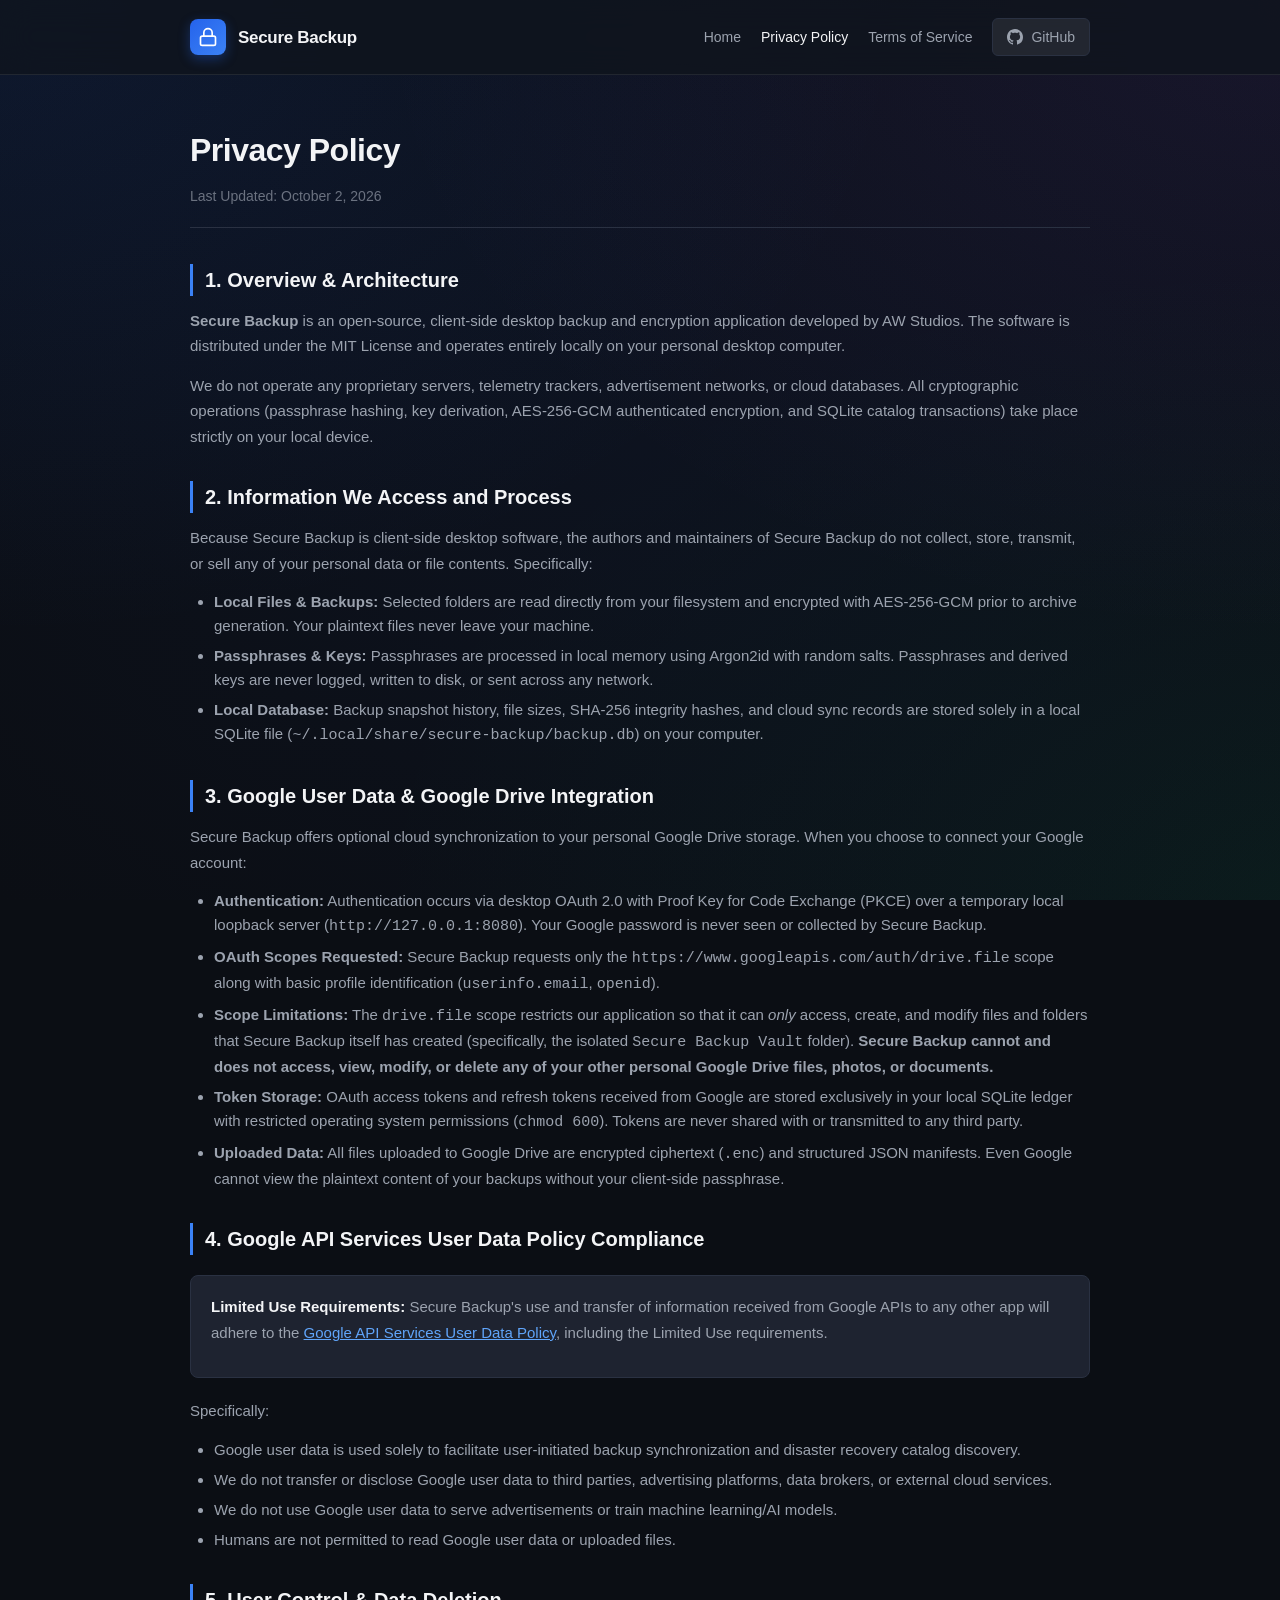
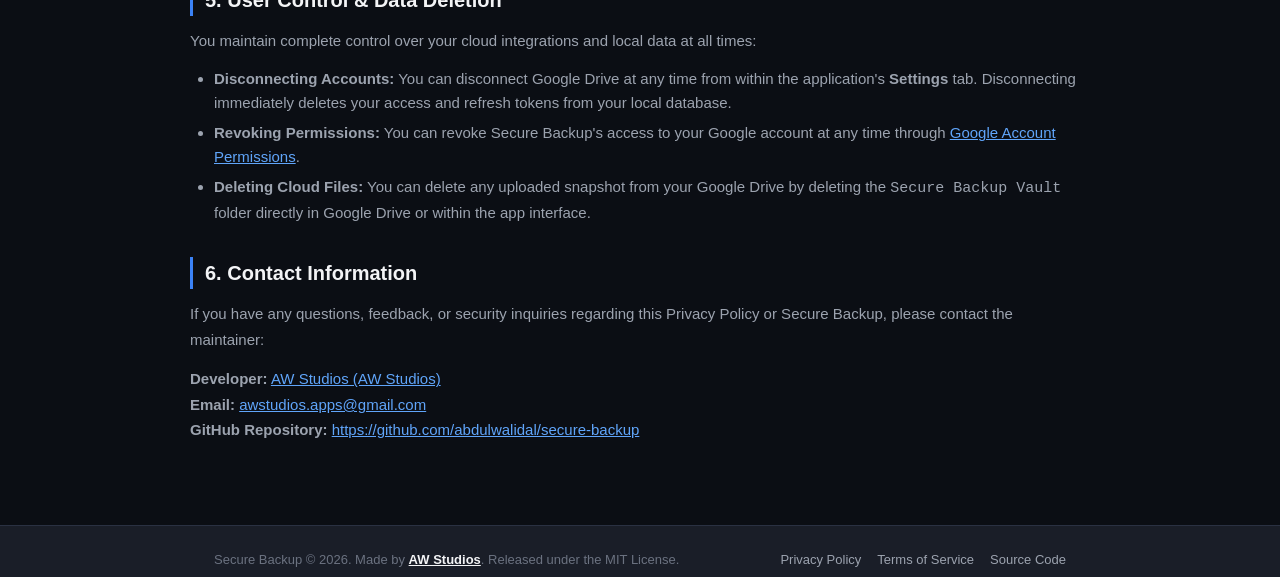
<file: privacy.html>
<!DOCTYPE html>
<html lang="en">
<head>
  <meta charset="UTF-8">
  <meta name="viewport" content="width=device-width, initial-scale=1.0">
  <title>Privacy Policy - Secure Backup</title>
  <meta name="description" content="Privacy Policy for Secure Backup desktop application and Google Drive cloud integration.">
  <link rel="stylesheet" href="style.css">
</head>
<body>
  <header>
    <div class="container nav-bar">
      <a href="index.html" class="brand">
        <div class="brand-icon">
          <svg width="20" height="20" viewBox="0 0 24 24" fill="none" stroke="currentColor" stroke-width="2">
            <rect x="3" y="11" width="18" height="11" rx="2" ry="2"/>
            <path d="M7 11V7a5 5 0 0 1 10 0v4"/>
          </svg>
        </div>
        <span class="brand-title">Secure Backup</span>
      </a>
      <nav class="nav-links">
        <a href="index.html">Home</a>
        <a href="privacy.html" class="active">Privacy Policy</a>
        <a href="terms.html">Terms of Service</a>
        <a href="https://github.com/abdulwalidal/secure-backup" target="_blank" rel="noopener noreferrer" class="btn-github">
          <svg width="16" height="16" viewBox="0 0 24 24" fill="currentColor">
            <path d="M12 0C5.37 0 0 5.37 0 12c0 5.31 3.435 9.795 8.205 11.385.6.105.825-.255.825-.57 0-.285-.015-1.23-.015-2.235-3.015.555-3.795-.735-4.035-1.41-.135-.345-.72-1.41-1.23-1.695-.42-.225-1.02-.78-.015-.795.945-.015 1.62.87 1.845 1.23 1.08 1.815 2.805 1.305 3.495.99.105-.78.42-1.305.765-1.605-2.67-.3-5.46-1.335-5.46-5.925 0-1.305.465-2.385 1.23-3.225-.12-.3-.54-1.53.12-3.18 0 0 1.005-.315 3.3 1.23.96-.27 1.98-.405 3-.405s2.04.135 3 .405c2.295-1.56 3.3-1.23 3.3-1.23.66 1.65.24 2.88.12 3.18.765.84 1.23 1.905 1.23 3.225 0 4.605-2.805 5.625-5.475 5.925.435.375.81 1.095.81 2.22 0 1.605-.015 2.895-.015 3.3 0 .315.225.69.825.57A12.02 12.02 0 0 0 24 12c0-6.63-5.37-12-12-12z"/>
          </svg>
          <span>GitHub</span>
        </a>
      </nav>
    </div>
  </header>

  <main class="container article-container">
    <div class="article-header">
      <h1>Privacy Policy</h1>
      <p>Last Updated: October 2, 2026</p>
    </div>

    <div class="article-body">
      <section>
        <h2>1. Overview & Architecture</h2>
        <p><strong>Secure Backup</strong> is an open-source, client-side desktop backup and encryption application developed by AW Studios. The software is distributed under the MIT License and operates entirely locally on your personal desktop computer.</p>
        <p>We do not operate any proprietary servers, telemetry trackers, advertisement networks, or cloud databases. All cryptographic operations (passphrase hashing, key derivation, AES-256-GCM authenticated encryption, and SQLite catalog transactions) take place strictly on your local device.</p>
      </section>

      <section>
        <h2>2. Information We Access and Process</h2>
        <p>Because Secure Backup is client-side desktop software, the authors and maintainers of Secure Backup do not collect, store, transmit, or sell any of your personal data or file contents. Specifically:</p>
        <ul>
          <li><strong>Local Files & Backups:</strong> Selected folders are read directly from your filesystem and encrypted with AES-256-GCM prior to archive generation. Your plaintext files never leave your machine.</li>
          <li><strong>Passphrases & Keys:</strong> Passphrases are processed in local memory using Argon2id with random salts. Passphrases and derived keys are never logged, written to disk, or sent across any network.</li>
          <li><strong>Local Database:</strong> Backup snapshot history, file sizes, SHA-256 integrity hashes, and cloud sync records are stored solely in a local SQLite file (<code>~/.local/share/secure-backup/backup.db</code>) on your computer.</li>
        </ul>
      </section>

      <section>
        <h2>3. Google User Data & Google Drive Integration</h2>
        <p>Secure Backup offers optional cloud synchronization to your personal Google Drive storage. When you choose to connect your Google account:</p>
        <ul>
          <li><strong>Authentication:</strong> Authentication occurs via desktop OAuth 2.0 with Proof Key for Code Exchange (PKCE) over a temporary local loopback server (<code>http://127.0.0.1:8080</code>). Your Google password is never seen or collected by Secure Backup.</li>
          <li><strong>OAuth Scopes Requested:</strong> Secure Backup requests only the <code>https://www.googleapis.com/auth/drive.file</code> scope along with basic profile identification (<code>userinfo.email</code>, <code>openid</code>).</li>
          <li><strong>Scope Limitations:</strong> The <code>drive.file</code> scope restricts our application so that it can <em>only</em> access, create, and modify files and folders that Secure Backup itself has created (specifically, the isolated <code>Secure Backup Vault</code> folder). <strong>Secure Backup cannot and does not access, view, modify, or delete any of your other personal Google Drive files, photos, or documents.</strong></li>
          <li><strong>Token Storage:</strong> OAuth access tokens and refresh tokens received from Google are stored exclusively in your local SQLite ledger with restricted operating system permissions (<code>chmod 600</code>). Tokens are never shared with or transmitted to any third party.</li>
          <li><strong>Uploaded Data:</strong> All files uploaded to Google Drive are encrypted ciphertext (<code>.enc</code>) and structured JSON manifests. Even Google cannot view the plaintext content of your backups without your client-side passphrase.</li>
        </ul>
      </section>

      <section>
        <h2>4. Google API Services User Data Policy Compliance</h2>
        <div class="highlight-box">
          <p><strong>Limited Use Requirements:</strong> Secure Backup's use and transfer of information received from Google APIs to any other app will adhere to the <a href="https://developers.google.com/terms/api-services-user-data-policy" target="_blank" rel="noopener noreferrer" style="color: #60a5fa;">Google API Services User Data Policy</a>, including the Limited Use requirements.</p>
        </div>
        <p>Specifically:</p>
        <ul>
          <li>Google user data is used solely to facilitate user-initiated backup synchronization and disaster recovery catalog discovery.</li>
          <li>We do not transfer or disclose Google user data to third parties, advertising platforms, data brokers, or external cloud services.</li>
          <li>We do not use Google user data to serve advertisements or train machine learning/AI models.</li>
          <li>Humans are not permitted to read Google user data or uploaded files.</li>
        </ul>
      </section>

      <section>
        <h2>5. User Control & Data Deletion</h2>
        <p>You maintain complete control over your cloud integrations and local data at all times:</p>
        <ul>
          <li><strong>Disconnecting Accounts:</strong> You can disconnect Google Drive at any time from within the application's <strong>Settings</strong> tab. Disconnecting immediately deletes your access and refresh tokens from your local database.</li>
          <li><strong>Revoking Permissions:</strong> You can revoke Secure Backup's access to your Google account at any time through <a href="https://myaccount.google.com/permissions" target="_blank" rel="noopener noreferrer" style="color: #60a5fa;">Google Account Permissions</a>.</li>
          <li><strong>Deleting Cloud Files:</strong> You can delete any uploaded snapshot from your Google Drive by deleting the <code>Secure Backup Vault</code> folder directly in Google Drive or within the app interface.</li>
        </ul>
      </section>

      <section>
        <h2>6. Contact Information</h2>
        <p>If you have any questions, feedback, or security inquiries regarding this Privacy Policy or Secure Backup, please contact the maintainer:</p>
        <p><strong>Developer:</strong> <a href="https://github.com/abdulwalidal" target="_blank" rel="noopener noreferrer" style="color: #60a5fa;">AW Studios (AW Studios)</a><br>
        <strong>Email:</strong> <a href="mailto:awstudios.apps@gmail.com" style="color: #60a5fa;">awstudios.apps@gmail.com</a><br>
        <strong>GitHub Repository:</strong> <a href="https://github.com/abdulwalidal/secure-backup" target="_blank" rel="noopener noreferrer" style="color: #60a5fa;">https://github.com/abdulwalidal/secure-backup</a></p>
      </section>
    </div>
  </main>

  <footer>
    <div class="container footer-content">
      <span>Secure Backup &copy; 2026. Made by <a href="https://github.com/abdulwalidal" target="_blank" rel="noopener noreferrer" style="color: var(--text-main); font-weight: 600; text-decoration: underline;">AW Studios</a>. Released under the MIT License.</span>
      <div class="footer-links">
        <a href="privacy.html">Privacy Policy</a>
        <a href="terms.html">Terms of Service</a>
        <a href="https://github.com/abdulwalidal/secure-backup">Source Code</a>
      </div>
    </div>
  </footer>
</body>
</html>
</file>
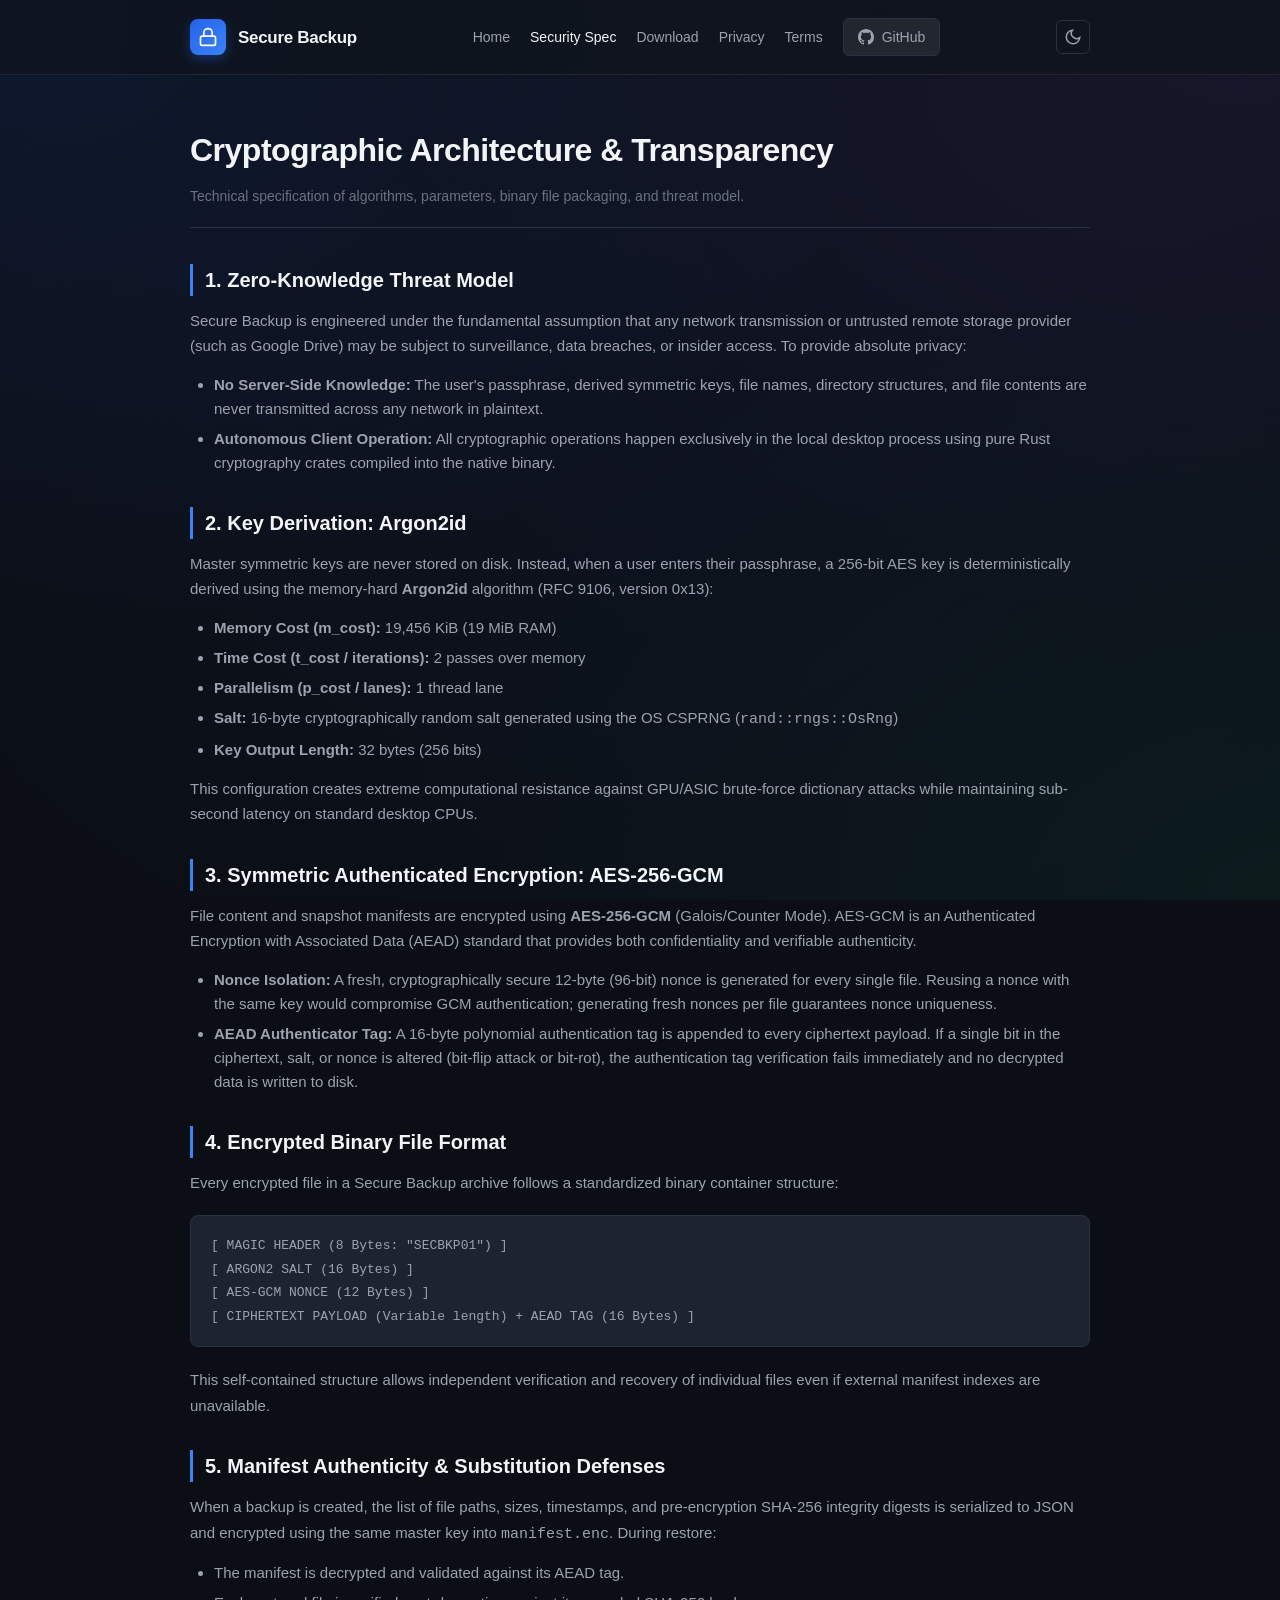
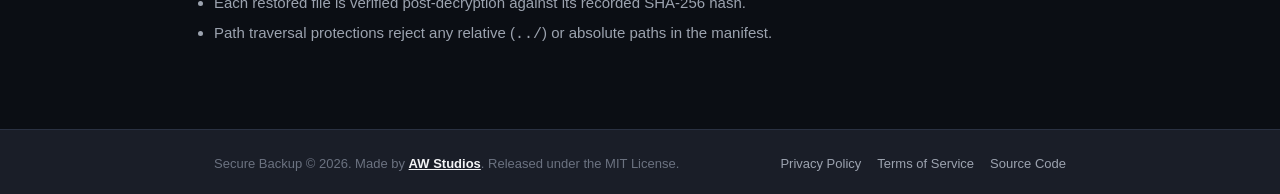
<file: security.html>
<!DOCTYPE html>
<html lang="en">
<head>
  <meta charset="UTF-8">
  <meta name="viewport" content="width=device-width, initial-scale=1.0">
  <title>Security & Cryptographic Specification - Secure Backup</title>
  <meta name="description" content="Detailed cryptographic architecture, key derivation parameters, AES-256-GCM AEAD specifications, and threat model of Secure Backup.">
  <link rel="stylesheet" href="style.css">
  <link rel="icon" type="image/x-icon" href="icons/icon.ico">
  <link rel="icon" type="image/png" sizes="32x32" href="icons/32x32.png">
  <link rel="apple-touch-icon" sizes="128x128" href="icons/128x128.png">
</head>
<body>
  <!-- Header -->
  <header>
    <div class="container nav-bar">
      <a href="index.html" class="brand">
        <div class="brand-icon">
          <svg width="20" height="20" viewBox="0 0 24 24" fill="none" stroke="currentColor" stroke-width="2">
            <rect x="3" y="11" width="18" height="11" rx="2" ry="2"/>
            <path d="M7 11V7a5 5 0 0 1 10 0v4"/>
          </svg>
        </div>
        <span class="brand-title">Secure Backup</span>
      </a>
      <nav class="nav-links">
        <a href="index.html">Home</a>
        <a href="security.html" class="active">Security Spec</a>
        <a href="index.html#downloads">Download</a>
        <a href="privacy.html">Privacy</a>
        <a href="terms.html">Terms</a>
        <a href="https://github.com/abdulwalidal/secure-backup" target="_blank" rel="noopener noreferrer" class="btn-github">
          <svg width="16" height="16" viewBox="0 0 24 24" fill="currentColor">
            <path d="M12 0C5.37 0 0 5.37 0 12c0 5.31 3.435 9.795 8.205 11.385.6.105.825-.255.825-.57 0-.285-.015-1.23-.015-2.235-3.015.555-3.795-.735-4.035-1.41-.135-.345-.72-1.41-1.23-1.695-.42-.225-1.02-.78-.015-.795.945-.015 1.62.87 1.845 1.23 1.08 1.815 2.805 1.305 3.495.99.105-.78.42-1.305.765-1.605-2.67-.3-5.46-1.335-5.46-5.925 0-1.305.465-2.385 1.23-3.225-.12-.3-.54-1.53.12-3.18 0 0 1.005-.315 3.3 1.23.96-.27 1.98-.405 3-.405s2.04.135 3 .405c2.295-1.56 3.3-1.23 3.3-1.23.66 1.65.24 2.88.12 3.18.765.84 1.23 1.905 1.23 3.225 0 4.605-2.805 5.625-5.475 5.925.435.375.81 1.095.81 2.22 0 1.605-.015 2.895-.015 3.3 0 .315.225.69.825.57A12.02 12.02 0 0 0 24 12c0-6.63-5.37-12-12-12z"/>
          </svg>
          <span>GitHub</span>
        </a>
      </nav>
      <div class="header-actions">
        <button id="theme-toggle" class="btn-icon" aria-label="Toggle color theme" title="Toggle light/dark mode">
          <svg id="moon-icon" width="18" height="18" viewBox="0 0 24 24" fill="none" stroke="currentColor" stroke-width="2">
            <path d="M21 12.79A9 9 0 1 1 11.21 3 7 7 0 0 0 21 12.79z"></path>
          </svg>
          <svg id="sun-icon" width="18" height="18" viewBox="0 0 24 24" fill="none" stroke="currentColor" stroke-width="2" style="display:none;">
            <circle cx="12" cy="12" r="5"></circle>
            <line x1="12" y1="1" x2="12" y2="3"></line>
            <line x1="12" y1="21" x2="12" y2="23"></line>
            <line x1="4.22" y1="4.22" x2="5.64" y2="5.64"></line>
            <line x1="18.36" y1="18.36" x2="19.78" y2="19.78"></line>
            <line x1="1" y1="12" x2="3" y2="12"></line>
            <line x1="21" y1="12" x2="23" y2="12"></line>
            <line x1="4.22" y1="19.78" x2="5.64" y2="18.36"></line>
            <line x1="18.36" y1="5.64" x2="19.78" y2="4.22"></line>
          </svg>
        </button>
      </div>
    </div>
  </header>

  <main class="container article-container">
    <div class="article-header">
      <h1>Cryptographic Architecture & Transparency</h1>
      <p>Technical specification of algorithms, parameters, binary file packaging, and threat model.</p>
    </div>

    <div class="article-body">
      <section>
        <h2>1. Zero-Knowledge Threat Model</h2>
        <p>Secure Backup is engineered under the fundamental assumption that any network transmission or untrusted remote storage provider (such as Google Drive) may be subject to surveillance, data breaches, or insider access. To provide absolute privacy:</p>
        <ul>
          <li><strong>No Server-Side Knowledge:</strong> The user's passphrase, derived symmetric keys, file names, directory structures, and file contents are never transmitted across any network in plaintext.</li>
          <li><strong>Autonomous Client Operation:</strong> All cryptographic operations happen exclusively in the local desktop process using pure Rust cryptography crates compiled into the native binary.</li>
        </ul>
      </section>

      <section>
        <h2>2. Key Derivation: Argon2id</h2>
        <p>Master symmetric keys are never stored on disk. Instead, when a user enters their passphrase, a 256-bit AES key is deterministically derived using the memory-hard <strong>Argon2id</strong> algorithm (RFC 9106, version 0x13):</p>
        <ul>
          <li><strong>Memory Cost (m_cost):</strong> 19,456 KiB (19 MiB RAM)</li>
          <li><strong>Time Cost (t_cost / iterations):</strong> 2 passes over memory</li>
          <li><strong>Parallelism (p_cost / lanes):</strong> 1 thread lane</li>
          <li><strong>Salt:</strong> 16-byte cryptographically random salt generated using the OS CSPRNG (<code>rand::rngs::OsRng</code>)</li>
          <li><strong>Key Output Length:</strong> 32 bytes (256 bits)</li>
        </ul>
        <p>This configuration creates extreme computational resistance against GPU/ASIC brute-force dictionary attacks while maintaining sub-second latency on standard desktop CPUs.</p>
      </section>

      <section>
        <h2>3. Symmetric Authenticated Encryption: AES-256-GCM</h2>
        <p>File content and snapshot manifests are encrypted using <strong>AES-256-GCM</strong> (Galois/Counter Mode). AES-GCM is an Authenticated Encryption with Associated Data (AEAD) standard that provides both confidentiality and verifiable authenticity.</p>
        <ul>
          <li><strong>Nonce Isolation:</strong> A fresh, cryptographically secure 12-byte (96-bit) nonce is generated for every single file. Reusing a nonce with the same key would compromise GCM authentication; generating fresh nonces per file guarantees nonce uniqueness.</li>
          <li><strong>AEAD Authenticator Tag:</strong> A 16-byte polynomial authentication tag is appended to every ciphertext payload. If a single bit in the ciphertext, salt, or nonce is altered (bit-flip attack or bit-rot), the authentication tag verification fails immediately and no decrypted data is written to disk.</li>
        </ul>
      </section>

      <section>
        <h2>4. Encrypted Binary File Format</h2>
        <p>Every encrypted file in a Secure Backup archive follows a standardized binary container structure:</p>
        <div class="highlight-box" style="font-family: monospace; font-size: 13px; line-height: 1.8;">
          [ MAGIC HEADER (8 Bytes: "SECBKP01") ]<br>
          [ ARGON2 SALT (16 Bytes) ]<br>
          [ AES-GCM NONCE (12 Bytes) ]<br>
          [ CIPHERTEXT PAYLOAD (Variable length) + AEAD TAG (16 Bytes) ]
        </div>
        <p>This self-contained structure allows independent verification and recovery of individual files even if external manifest indexes are unavailable.</p>
      </section>

      <section>
        <h2>5. Manifest Authenticity & Substitution Defenses</h2>
        <p>When a backup is created, the list of file paths, sizes, timestamps, and pre-encryption SHA-256 integrity digests is serialized to JSON and encrypted using the same master key into <code>manifest.enc</code>. During restore:</p>
        <ul>
          <li>The manifest is decrypted and validated against its AEAD tag.</li>
          <li>Each restored file is verified post-decryption against its recorded SHA-256 hash.</li>
          <li>Path traversal protections reject any relative (<code>../</code>) or absolute paths in the manifest.</li>
        </ul>
      </section>
    </div>
  </main>

  <!-- Footer -->
  <footer>
    <div class="container footer-content">
      <span>Secure Backup &copy; 2026. Made by <a href="https://github.com/abdulwalidal" target="_blank" rel="noopener noreferrer" style="color: var(--text-main); font-weight: 600; text-decoration: underline;">AW Studios</a>. Released under the MIT License.</span>
      <div class="footer-links">
        <a href="privacy.html">Privacy Policy</a>
        <a href="terms.html">Terms of Service</a>
        <a href="https://github.com/abdulwalidal/secure-backup">Source Code</a>
      </div>
    </div>
  </footer>

  <script>
    (function initTheme() {
      const toggle = document.getElementById("theme-toggle");
      const sun = document.getElementById("sun-icon");
      const moon = document.getElementById("moon-icon");
      const saved = localStorage.getItem("theme");
      if (saved === "light") {
        document.documentElement.setAttribute("data-theme", "light");
        if (sun) sun.style.display = "block";
        if (moon) moon.style.display = "none";
      }
      toggle?.addEventListener("click", () => {
        const isLight = document.documentElement.getAttribute("data-theme") === "light";
        if (isLight) {
          document.documentElement.removeAttribute("data-theme");
          localStorage.setItem("theme", "dark");
          if (sun) sun.style.display = "none";
          if (moon) moon.style.display = "block";
        } else {
          document.documentElement.setAttribute("data-theme", "light");
          localStorage.setItem("theme", "light");
          if (sun) sun.style.display = "block";
          if (moon) moon.style.display = "none";
        }
      });
    })();
  </script>
</body>
</html>
</file>
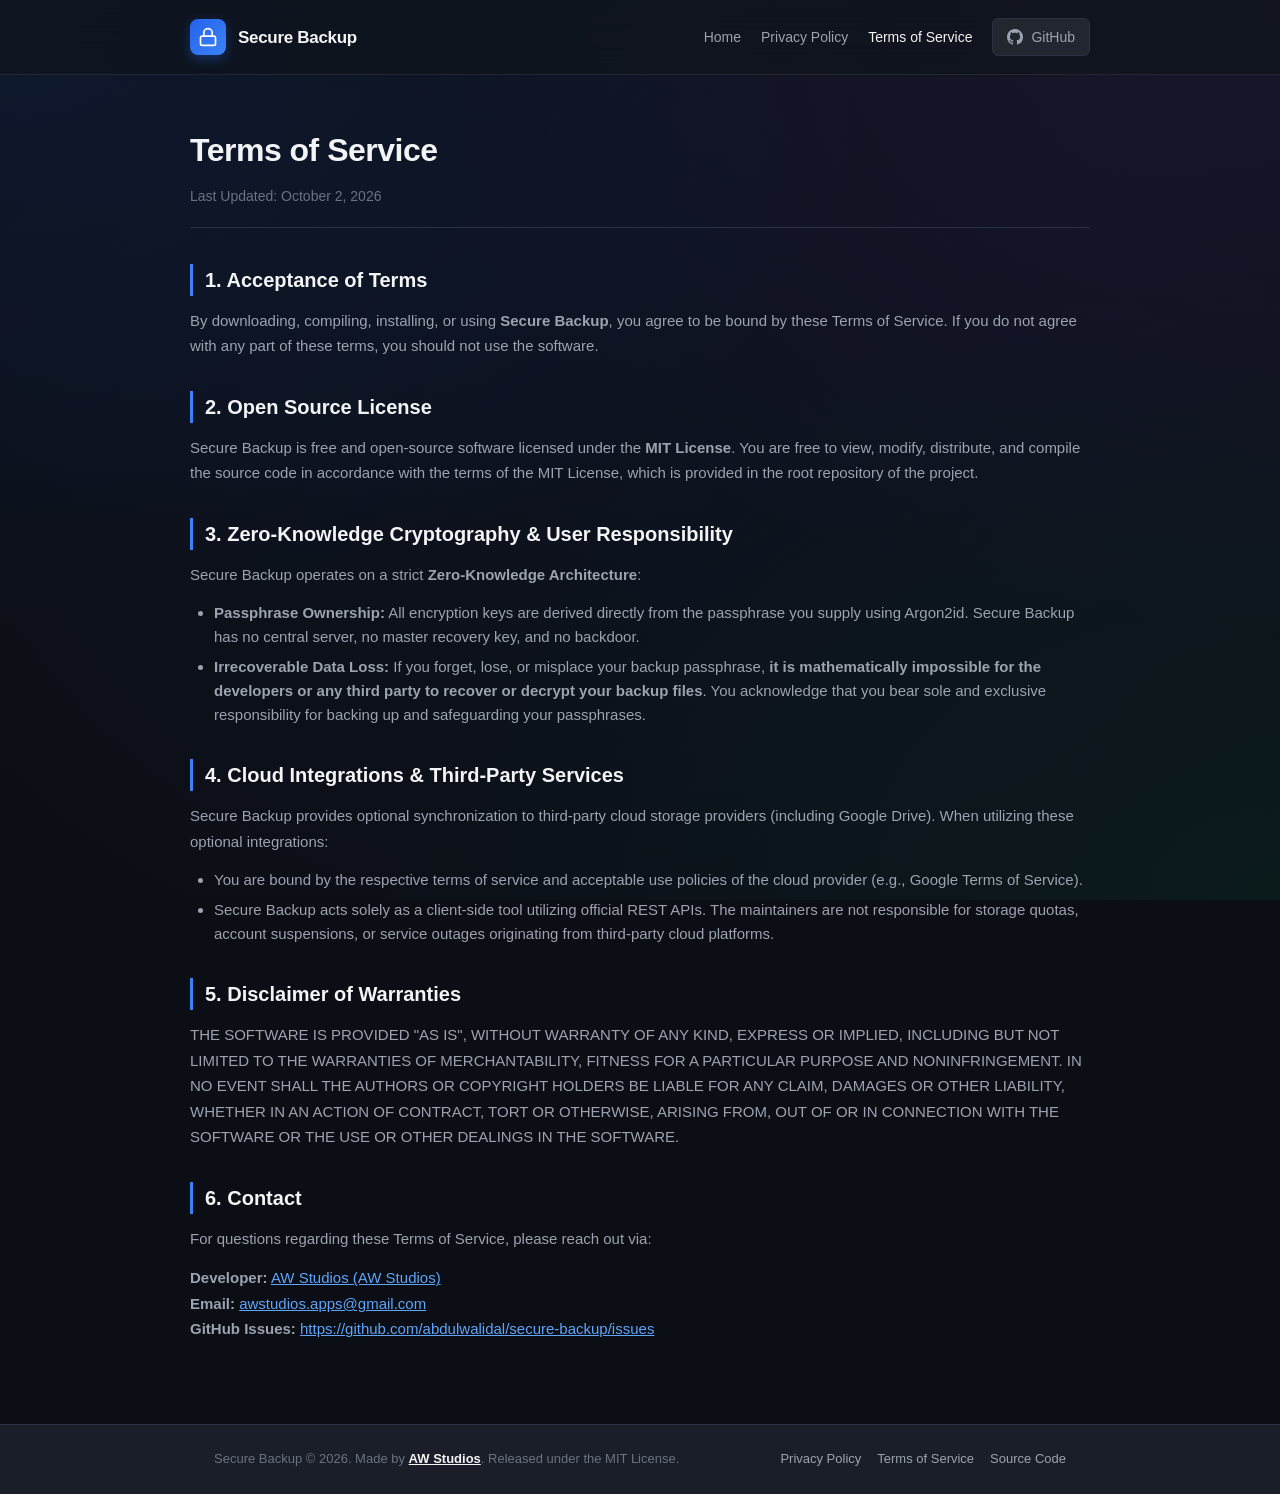
<file: terms.html>
<!DOCTYPE html>
<html lang="en">
<head>
  <meta charset="UTF-8">
  <meta name="viewport" content="width=device-width, initial-scale=1.0">
  <title>Terms of Service - Secure Backup</title>
  <meta name="description" content="Terms of Service for Secure Backup open-source desktop application.">
  <link rel="stylesheet" href="style.css">
</head>
<body>
  <header>
    <div class="container nav-bar">
      <a href="index.html" class="brand">
        <div class="brand-icon">
          <svg width="20" height="20" viewBox="0 0 24 24" fill="none" stroke="currentColor" stroke-width="2">
            <rect x="3" y="11" width="18" height="11" rx="2" ry="2"/>
            <path d="M7 11V7a5 5 0 0 1 10 0v4"/>
          </svg>
        </div>
        <span class="brand-title">Secure Backup</span>
      </a>
      <nav class="nav-links">
        <a href="index.html">Home</a>
        <a href="privacy.html">Privacy Policy</a>
        <a href="terms.html" class="active">Terms of Service</a>
        <a href="https://github.com/abdulwalidal/secure-backup" target="_blank" rel="noopener noreferrer" class="btn-github">
          <svg width="16" height="16" viewBox="0 0 24 24" fill="currentColor">
            <path d="M12 0C5.37 0 0 5.37 0 12c0 5.31 3.435 9.795 8.205 11.385.6.105.825-.255.825-.57 0-.285-.015-1.23-.015-2.235-3.015.555-3.795-.735-4.035-1.41-.135-.345-.72-1.41-1.23-1.695-.42-.225-1.02-.78-.015-.795.945-.015 1.62.87 1.845 1.23 1.08 1.815 2.805 1.305 3.495.99.105-.78.42-1.305.765-1.605-2.67-.3-5.46-1.335-5.46-5.925 0-1.305.465-2.385 1.23-3.225-.12-.3-.54-1.53.12-3.18 0 0 1.005-.315 3.3 1.23.96-.27 1.98-.405 3-.405s2.04.135 3 .405c2.295-1.56 3.3-1.23 3.3-1.23.66 1.65.24 2.88.12 3.18.765.84 1.23 1.905 1.23 3.225 0 4.605-2.805 5.625-5.475 5.925.435.375.81 1.095.81 2.22 0 1.605-.015 2.895-.015 3.3 0 .315.225.69.825.57A12.02 12.02 0 0 0 24 12c0-6.63-5.37-12-12-12z"/>
          </svg>
          <span>GitHub</span>
        </a>
      </nav>
    </div>
  </header>

  <main class="container article-container">
    <div class="article-header">
      <h1>Terms of Service</h1>
      <p>Last Updated: October 2, 2026</p>
    </div>

    <div class="article-body">
      <section>
        <h2>1. Acceptance of Terms</h2>
        <p>By downloading, compiling, installing, or using <strong>Secure Backup</strong>, you agree to be bound by these Terms of Service. If you do not agree with any part of these terms, you should not use the software.</p>
      </section>

      <section>
        <h2>2. Open Source License</h2>
        <p>Secure Backup is free and open-source software licensed under the <strong>MIT License</strong>. You are free to view, modify, distribute, and compile the source code in accordance with the terms of the MIT License, which is provided in the root repository of the project.</p>
      </section>

      <section>
        <h2>3. Zero-Knowledge Cryptography & User Responsibility</h2>
        <p>Secure Backup operates on a strict <strong>Zero-Knowledge Architecture</strong>:</p>
        <ul>
          <li><strong>Passphrase Ownership:</strong> All encryption keys are derived directly from the passphrase you supply using Argon2id. Secure Backup has no central server, no master recovery key, and no backdoor.</li>
          <li><strong>Irrecoverable Data Loss:</strong> If you forget, lose, or misplace your backup passphrase, <strong>it is mathematically impossible for the developers or any third party to recover or decrypt your backup files</strong>. You acknowledge that you bear sole and exclusive responsibility for backing up and safeguarding your passphrases.</li>
        </ul>
      </section>

      <section>
        <h2>4. Cloud Integrations & Third-Party Services</h2>
        <p>Secure Backup provides optional synchronization to third-party cloud storage providers (including Google Drive). When utilizing these optional integrations:</p>
        <ul>
          <li>You are bound by the respective terms of service and acceptable use policies of the cloud provider (e.g., Google Terms of Service).</li>
          <li>Secure Backup acts solely as a client-side tool utilizing official REST APIs. The maintainers are not responsible for storage quotas, account suspensions, or service outages originating from third-party cloud platforms.</li>
        </ul>
      </section>

      <section>
        <h2>5. Disclaimer of Warranties</h2>
        <p>THE SOFTWARE IS PROVIDED "AS IS", WITHOUT WARRANTY OF ANY KIND, EXPRESS OR IMPLIED, INCLUDING BUT NOT LIMITED TO THE WARRANTIES OF MERCHANTABILITY, FITNESS FOR A PARTICULAR PURPOSE AND NONINFRINGEMENT. IN NO EVENT SHALL THE AUTHORS OR COPYRIGHT HOLDERS BE LIABLE FOR ANY CLAIM, DAMAGES OR OTHER LIABILITY, WHETHER IN AN ACTION OF CONTRACT, TORT OR OTHERWISE, ARISING FROM, OUT OF OR IN CONNECTION WITH THE SOFTWARE OR THE USE OR OTHER DEALINGS IN THE SOFTWARE.</p>
      </section>

      <section>
        <h2>6. Contact</h2>
        <p>For questions regarding these Terms of Service, please reach out via:</p>
        <p><strong>Developer:</strong> <a href="https://github.com/abdulwalidal" target="_blank" rel="noopener noreferrer" style="color: #60a5fa;">AW Studios (AW Studios)</a><br>
        <strong>Email:</strong> <a href="mailto:awstudios.apps@gmail.com" style="color: #60a5fa;">awstudios.apps@gmail.com</a><br>
        <strong>GitHub Issues:</strong> <a href="https://github.com/abdulwalidal/secure-backup/issues" target="_blank" rel="noopener noreferrer" style="color: #60a5fa;">https://github.com/abdulwalidal/secure-backup/issues</a></p>
      </section>
    </div>
  </main>

  <footer>
    <div class="container footer-content">
      <span>Secure Backup &copy; 2026. Made by <a href="https://github.com/abdulwalidal" target="_blank" rel="noopener noreferrer" style="color: var(--text-main); font-weight: 600; text-decoration: underline;">AW Studios</a>. Released under the MIT License.</span>
      <div class="footer-links">
        <a href="privacy.html">Privacy Policy</a>
        <a href="terms.html">Terms of Service</a>
        <a href="https://github.com/abdulwalidal/secure-backup">Source Code</a>
      </div>
    </div>
  </footer>
</body>
</html>
</file>
<file: style.css>
:root {
  --bg-primary: #12151c;
  --bg-secondary: #1a1e28;
  --card-bg: #1e2330;
  --card-border: #2a3142;
  --accent-color: #3b82f6;
  --accent-hover: #2563eb;
  --accent-soft: rgba(59, 130, 246, 0.12);
  --text-main: #f3f4f6;
  --text-muted: #9ca3af;
  --text-dim: #6b7280;
  --success: #10b981;
  --radius-lg: 12px;
  --radius-md: 8px;
  --radius-sm: 6px;
  --font-family: -apple-system, BlinkMacSystemFont, "Segoe UI", Roboto, Helvetica, Arial, sans-serif;
}

[data-theme="light"] {
  --bg-primary: #f8fafc;
  --bg-secondary: #ffffff;
  --card-bg: #ffffff;
  --card-border: #e2e8f0;
  --text-main: #0f172a;
  --text-muted: #475569;
  --text-dim: #94a3b8;
  --accent-soft: rgba(37, 99, 235, 0.08);
}

* {
  box-sizing: border-box;
  margin: 0;
  padding: 0;
}

/* Accessibility & Focus Rings */
a:focus-visible,
button:focus-visible,
summary:focus-visible {
  outline: 2px solid var(--accent-blue);
  outline-offset: 3px;
}

@media (prefers-reduced-motion: reduce) {
  *, *::before, *::after {
    animation-duration: 0.01ms !important;
    animation-iteration-count: 1 !important;
    transition-duration: 0.01ms !important;
    scroll-behavior: auto !important;
  }
}

body {
  font-family: var(--font-family);
  background-color: var(--bg-primary);
  color: var(--text-main);
  line-height: 1.6;
  min-height: 100vh;
  display: flex;
  flex-direction: column;
}

.container {
  max-width: 900px;
  margin: 0 auto;
  padding: 0 24px;
  width: 100%;
}

/* Header & Nav */
header {
  border-bottom: 1px solid var(--card-border);
  background-color: var(--bg-secondary);
  position: sticky;
  top: 0;
  z-index: 100;
}

.nav-bar {
  display: flex;
  align-items: center;
  justify-content: space-between;
  padding: 18px 0;
}

.brand {
  display: flex;
  align-items: center;
  gap: 12px;
  text-decoration: none;
  color: var(--text-main);
}

.brand-icon {
  width: 36px;
  height: 36px;
  background: linear-gradient(135deg, #2563eb, #3b82f6);
  border-radius: var(--radius-md);
  display: flex;
  align-items: center;
  justify-content: center;
  color: #fff;
  box-shadow: 0 4px 12px rgba(37, 99, 235, 0.35);
}

.brand-title {
  font-size: 17px;
  font-weight: 700;
  letter-spacing: -0.3px;
}

.nav-links {
  display: flex;
  align-items: center;
  gap: 20px;
}

.nav-links a {
  color: var(--text-muted);
  text-decoration: none;
  font-size: 14px;
  font-weight: 500;
  transition: color 0.15s ease-in-out;
}

.nav-links a:hover,
.nav-links a.active {
  color: var(--text-main);
}

.btn-github {
  display: inline-flex;
  align-items: center;
  gap: 8px;
  padding: 7px 14px;
  background-color: rgba(255, 255, 255, 0.08);
  border: 1px solid var(--card-border);
  border-radius: var(--radius-sm);
  color: var(--text-main);
  text-decoration: none;
  font-size: 13px;
  font-weight: 500;
  transition: all 0.15s;
}

.btn-github:hover {
  background-color: rgba(255, 255, 255, 0.15);
  border-color: var(--text-muted);
}

.header-actions {
  display: flex;
  align-items: center;
  gap: 10px;
}

.btn-icon {
  background: transparent;
  border: 1px solid var(--card-border);
  border-radius: var(--radius-sm);
  color: var(--text-muted);
  width: 34px;
  height: 34px;
  display: flex;
  align-items: center;
  justify-content: center;
  cursor: pointer;
  transition: all 0.15s ease;
}

.btn-icon:hover {
  color: var(--text-main);
  background-color: rgba(255, 255, 255, 0.08);
  border-color: var(--text-muted);
}

.mobile-only {
  display: none;
}

@media (max-width: 768px) {
  .mobile-only {
    display: inline-flex;
    align-items: center;
    justify-content: center;
    width: 42px;
    height: 42px;
    border-radius: var(--radius-sm);
  }
  .nav-links {
    display: none;
    position: absolute;
    top: 100%;
    left: 0;
    right: 0;
    background: rgba(15, 20, 29, 0.98);
    backdrop-filter: blur(20px);
    -webkit-backdrop-filter: blur(20px);
    border-bottom: 1px solid var(--card-border);
    flex-direction: column;
    padding: 12px 18px 20px;
    gap: 2px;
    box-shadow: 0 25px 50px rgba(0, 0, 0, 0.7);
    z-index: 1001 !important;
    max-height: calc(100vh - 70px);
    overflow-y: auto;
  }
  [data-theme="light"] .nav-links {
    background: rgba(255, 255, 255, 0.98) !important;
    border-bottom: 1px solid #cbd5e1;
    box-shadow: 0 20px 40px rgba(0, 0, 0, 0.12);
  }
  .nav-links.mobile-open {
    display: flex !important;
    animation: mobileNavSlide 0.22s cubic-bezier(0.16, 1, 0.3, 1);
  }
  .nav-links a {
    width: 100%;
    padding: 12px 14px;
    font-size: 15px;
    font-weight: 600;
    color: #e2e8f0;
    border-radius: var(--radius-sm);
    border-bottom: 1px solid rgba(255, 255, 255, 0.05);
    display: flex;
    align-items: center;
    justify-content: space-between;
    text-decoration: none;
    transition: background 0.15s, color 0.15s;
  }
  [data-theme="light"] .nav-links a {
    color: #0f172a !important;
    border-bottom: 1px solid #f1f5f9;
  }
  .nav-links a:hover,
  .nav-links a:focus-visible {
    background: rgba(255, 255, 255, 0.08);
    color: #60a5fa;
  }
  [data-theme="light"] .nav-links a:hover,
  [data-theme="light"] .nav-links a:focus-visible {
    background: #f1f5f9;
    color: #1d4ed8 !important;
  }
  .nav-links .btn-github {
    margin-top: 10px;
    padding: 12px 16px;
    justify-content: center;
    border: 1px solid var(--card-border);
    background: rgba(255, 255, 255, 0.08);
    color: #ffffff;
  }
  [data-theme="light"] .nav-links .btn-github {
    background: #0f172a !important;
    color: #ffffff !important;
    border-color: #0f172a !important;
  }
}

@keyframes mobileNavSlide {
  from {
    opacity: 0;
    transform: translateY(-8px);
  }
  to {
    opacity: 1;
    transform: translateY(0);
  }
}

/* Hero Section */
.hero {
  padding: 60px 0 40px;
  text-align: center;
}

.hero h1 {
  font-size: 38px;
  font-weight: 800;
  letter-spacing: -0.8px;
  line-height: 1.2;
  margin-bottom: 16px;
  background: linear-gradient(135deg, #ffffff, #93c5fd);
  -webkit-background-clip: text;
  -webkit-text-fill-color: transparent;
}

.hero p {
  font-size: 18px;
  color: var(--text-muted);
  max-width: 680px;
  margin: 0 auto 30px;
}

/* Feature Cards Grid */
.features-grid {
  display: grid;
  grid-template-columns: repeat(auto-fit, minmax(260px, 1fr));
  gap: 20px;
  margin-bottom: 50px;
}

.feature-card {
  background-color: var(--card-bg);
  border: 1px solid var(--card-border);
  border-radius: var(--radius-lg);
  padding: 24px;
  transition: border-color 0.2s, transform 0.2s;
}

.feature-card:hover {
  border-color: var(--accent-color);
  transform: translateY(-2px);
}

.feature-icon {
  width: 44px;
  height: 44px;
  border-radius: var(--radius-md);
  background-color: var(--accent-soft);
  color: var(--accent-color);
  display: flex;
  align-items: center;
  justify-content: center;
  margin-bottom: 16px;
}

.feature-card h3 {
  font-size: 17px;
  font-weight: 600;
  margin-bottom: 8px;
}

.feature-card p {
  font-size: 14px;
  color: var(--text-muted);
  line-height: 1.5;
}

/* Content Article (for Privacy & Terms) */
.article-container {
  padding: 50px 0;
  flex: 1;
}

.article-header {
  margin-bottom: 36px;
  border-bottom: 1px solid var(--card-border);
  padding-bottom: 20px;
}

.article-header h1 {
  font-size: 32px;
  font-weight: 800;
  margin-bottom: 8px;
  letter-spacing: -0.5px;
}

.article-header p {
  color: var(--text-dim);
  font-size: 14px;
}

.article-body section {
  margin-bottom: 32px;
}

.article-body h2 {
  font-size: 20px;
  font-weight: 700;
  margin-bottom: 12px;
  color: var(--text-main);
  border-left: 3px solid var(--accent-color);
  padding-left: 12px;
}

.article-body p {
  font-size: 15px;
  color: var(--text-muted);
  margin-bottom: 14px;
  line-height: 1.7;
}

.article-body ul {
  margin-left: 24px;
  margin-bottom: 14px;
  color: var(--text-muted);
  font-size: 15px;
}

.article-body li {
  margin-bottom: 6px;
}

.highlight-box {
  background-color: var(--card-bg);
  border: 1px solid var(--card-border);
  border-radius: var(--radius-md);
  padding: 18px 20px;
  margin: 20px 0;
  font-size: 14px;
  color: var(--text-muted);
}

.highlight-box strong {
  color: var(--text-main);
}

/* Footer */
footer {
  border-top: 1px solid var(--card-border);
  background-color: var(--bg-secondary);
  padding: 24px 0;
  margin-top: auto;
  font-size: 13px;
  color: var(--text-dim);
}

.footer-content {
  display: flex;
  align-items: center;
  justify-content: space-between;
}

.footer-links {
  display: flex;
  gap: 16px;
}

.footer-links a {
  color: var(--text-muted);
  text-decoration: none;
  transition: color 0.15s;
}

.footer-links a:hover {
  color: var(--text-main);
}

/* Version Badge */
.version-badge {
  display: inline-flex;
  align-items: center;
  gap: 8px;
  padding: 6px 14px;
  border-radius: 9999px;
  background-color: rgba(59, 130, 246, 0.12);
  border: 1px solid rgba(59, 130, 246, 0.3);
  color: #93c5fd;
  font-size: 13px;
  font-weight: 500;
  margin-bottom: 20px;
}

.badge-dot {
  width: 8px;
  height: 8px;
  border-radius: 50%;
  background-color: #3b82f6;
  box-shadow: 0 0 8px #3b82f6;
}

/* Hero CTA Buttons */
.hero-actions {
  display: flex;
  align-items: center;
  justify-content: center;
  gap: 14px;
  margin-bottom: 40px;
  flex-wrap: wrap;
}

.btn-primary {
  display: inline-flex;
  align-items: center;
  gap: 8px;
  padding: 12px 24px;
  background: linear-gradient(135deg, #2563eb, #3b82f6);
  border: 1px solid rgba(255, 255, 255, 0.15);
  border-radius: var(--radius-md);
  color: #fff;
  font-size: 15px;
  font-weight: 600;
  text-decoration: none;
  box-shadow: 0 4px 14px rgba(37, 99, 235, 0.35);
  transition: all 0.2s ease;
}

.btn-primary:hover {
  background: linear-gradient(135deg, #1d4ed8, #2563eb);
  transform: translateY(-1px);
  box-shadow: 0 6px 18px rgba(37, 99, 235, 0.45);
}

.btn-secondary {
  display: inline-flex;
  align-items: center;
  gap: 8px;
  padding: 12px 24px;
  background-color: rgba(255, 255, 255, 0.06);
  border: 1px solid var(--card-border);
  border-radius: var(--radius-md);
  color: var(--text-main);
  font-size: 15px;
  font-weight: 500;
  text-decoration: none;
  transition: all 0.2s ease;
}

.btn-secondary:hover {
  background-color: rgba(255, 255, 255, 0.12);
  border-color: var(--text-muted);
  transform: translateY(-1px);
}

/* App Preview Mockup Card */
.app-preview-card {
  max-width: 760px;
  margin: 0 auto;
  background-color: var(--card-bg);
  border: 1px solid var(--card-border);
  border-radius: var(--radius-lg);
  overflow: hidden;
  box-shadow: 0 20px 40px rgba(0, 0, 0, 0.5);
  text-align: left;
}

.preview-header {
  display: flex;
  align-items: center;
  gap: 12px;
  padding: 12px 18px;
  background-color: var(--bg-secondary);
  border-bottom: 1px solid var(--card-border);
}

.preview-dots {
  display: flex;
  gap: 6px;
}

.dot {
  width: 10px;
  height: 10px;
  border-radius: 50%;
}

.dot-red { background-color: #ef4444; }
.dot-yellow { background-color: #f59e0b; }
.dot-green { background-color: #10b981; }

.preview-title {
  font-size: 13px;
  color: var(--text-dim);
  font-weight: 500;
}

.preview-body {
  padding: 24px;
}

.preview-meta-row {
  display: flex;
  gap: 10px;
  margin-bottom: 18px;
  flex-wrap: wrap;
}

.tag-badge {
  padding: 4px 10px;
  border-radius: var(--radius-sm);
  background-color: rgba(255, 255, 255, 0.08);
  border: 1px solid var(--card-border);
  font-size: 12px;
  font-family: monospace;
  color: var(--text-muted);
}

.tag-success {
  background-color: rgba(16, 185, 129, 0.12);
  border-color: rgba(16, 185, 129, 0.3);
  color: #34d399;
}

.tag-cloud {
  background-color: rgba(59, 130, 246, 0.12);
  border-color: rgba(59, 130, 246, 0.3);
  color: #60a5fa;
}

.preview-snapshot-row {
  display: flex;
  align-items: center;
  justify-content: space-between;
  padding: 14px 18px;
  background-color: rgba(0, 0, 0, 0.25);
  border: 1px solid var(--card-border);
  border-radius: var(--radius-md);
  font-size: 13px;
  gap: 16px;
  flex-wrap: wrap;
}

.snapshot-col code {
  background-color: rgba(255, 255, 255, 0.08);
  padding: 2px 6px;
  border-radius: 4px;
  font-family: monospace;
  color: #93c5fd;
}

.status-pill {
  padding: 4px 10px;
  border-radius: 9999px;
  font-size: 12px;
  font-weight: 600;
}

.status-ready {
  background-color: rgba(16, 185, 129, 0.15);
  color: #34d399;
  border: 1px solid rgba(16, 185, 129, 0.3);
}

/* Section Blocks */
.section-block {
  padding: 60px 0;
  border-top: 1px solid var(--card-border);
}

.section-header {
  text-align: center;
  max-width: 640px;
  margin: 0 auto 40px;
}

.section-header h2 {
  font-size: 28px;
  font-weight: 700;
  letter-spacing: -0.5px;
  margin-bottom: 10px;
  color: var(--text-main);
}

.section-header p {
  font-size: 16px;
  color: var(--text-muted);
}

/* Steps Grid */
.steps-grid {
  display: grid;
  grid-template-columns: repeat(auto-fit, minmax(200px, 1fr));
  gap: 20px;
}

.step-card {
  background-color: var(--card-bg);
  border: 1px solid var(--card-border);
  border-radius: var(--radius-lg);
  padding: 24px 20px;
  position: relative;
  transition: transform 0.2s, border-color 0.2s;
}

.step-card:hover {
  transform: translateY(-2px);
  border-color: var(--accent-color);
}

.step-number {
  font-size: 24px;
  font-weight: 800;
  color: var(--accent-color);
  margin-bottom: 12px;
  font-family: monospace;
}

.step-card h4 {
  font-size: 16px;
  font-weight: 600;
  margin-bottom: 8px;
  color: var(--text-main);
}

.step-card p {
  font-size: 13px;
  color: var(--text-muted);
  line-height: 1.5;
}

/* Spec Table */
.spec-table-card {
  background-color: var(--card-bg);
  border: 1px solid var(--card-border);
  border-radius: var(--radius-lg);
  overflow-x: auto;
  margin-bottom: 24px;
}

.spec-table {
  width: 100%;
  border-collapse: collapse;
  text-align: left;
  font-size: 14px;
}

.spec-table th {
  background-color: var(--bg-secondary);
  padding: 14px 18px;
  border-bottom: 1px solid var(--card-border);
  font-weight: 600;
  color: var(--text-main);
}

.spec-table td {
  padding: 14px 18px;
  border-bottom: 1px solid var(--card-border);
  color: var(--text-muted);
}

.spec-table tr:last-child td {
  border-bottom: none;
}

.spec-table td strong {
  color: var(--text-main);
}

.spec-table td code {
  background-color: rgba(255, 255, 255, 0.08);
  padding: 2px 6px;
  border-radius: 4px;
  font-family: monospace;
  color: #93c5fd;
}

/* Downloads Grid */
.downloads-grid {
  display: grid;
  grid-template-columns: repeat(auto-fit, minmax(260px, 1fr));
  gap: 20px;
}

.download-card {
  background-color: var(--card-bg);
  border: 1px solid var(--card-border);
  border-radius: var(--radius-lg);
  padding: 28px 24px;
  text-align: center;
  transition: transform 0.2s, border-color 0.2s;
}

.download-card:hover {
  transform: translateY(-2px);
  border-color: var(--accent-color);
}

.os-icon {
  font-size: 40px;
  margin-bottom: 14px;
}

.download-card h3 {
  font-size: 18px;
  font-weight: 700;
  margin-bottom: 8px;
  color: var(--text-main);
}

.download-card p {
  font-size: 13px;
  color: var(--text-muted);
  margin-bottom: 20px;
}

.download-buttons {
  display: flex;
  flex-direction: column;
  gap: 10px;
}

.btn-download {
  display: block;
  padding: 10px 16px;
  background-color: var(--accent-color);
  border-radius: var(--radius-md);
  color: #fff;
  font-size: 13px;
  font-weight: 600;
  text-decoration: none;
  transition: background-color 0.15s;
}

.btn-download:hover {
  background-color: var(--accent-hover);
}

.btn-download-alt {
  background-color: rgba(255, 255, 255, 0.08);
  color: var(--text-main);
  border: 1px solid var(--card-border);
}

.btn-download-alt:hover {
  background-color: rgba(255, 255, 255, 0.15);
}

/* FAQ Accordion */
.faq-list {
  max-width: 760px;
  margin: 0 auto;
  display: flex;
  flex-direction: column;
  gap: 14px;
}

.faq-item {
  background-color: var(--card-bg);
  border: 1px solid var(--card-border);
  border-radius: var(--radius-md);
  padding: 16px 20px;
  cursor: pointer;
  transition: border-color 0.2s;
}

.faq-item[open] {
  border-color: var(--accent-color);
}

.faq-item summary {
  font-size: 15px;
  font-weight: 600;
  color: var(--text-main);
  list-style: none;
  display: flex;
  align-items: center;
  justify-content: space-between;
}

.faq-item summary::-webkit-details-marker {
  display: none;
}

.faq-item summary::after {
  content: "+";
  font-size: 18px;
  color: var(--text-muted);
  font-weight: 400;
  transition: transform 0.2s;
}

.faq-item[open] summary::after {
  content: "−";
  color: var(--accent-color);
}

.faq-item p {
  margin-top: 12px;
  font-size: 14px;
  color: var(--text-muted);
  line-height: 1.6;
}

@media (max-width: 600px) {
  .hero h1 {
    font-size: 28px;
  }
  .footer-content {
    flex-direction: column;
    gap: 12px;
    text-align: center;
  }
}

.btn-disabled {
  background-color: rgba(255, 255, 255, 0.05) !important;
  color: var(--text-dim) !important;
  cursor: not-allowed !important;
  border: 1px dashed var(--card-border) !important;
  pointer-events: none;
}

/* Windows Font Smoothing & Contrast Hardening */
body {
  -webkit-font-smoothing: antialiased;
  -moz-osx-font-smoothing: grayscale;
  text-rendering: optimizeLegibility;
}

[data-theme="light"] .btn-disabled {
  background-color: rgba(0, 0, 0, 0.04) !important;
  color: #94a3b8 !important;
}

/* Micro-animations & interactive polish */
@keyframes fadeInUp {
  from {
    opacity: 0;
    transform: translateY(18px);
  }
  to {
    opacity: 1;
    transform: translateY(0);
  }
}

@keyframes pulseGlow {
  0%, 100% {
    box-shadow: 0 0 0 0 rgba(59, 130, 246, 0.4);
  }
  50% {
    box-shadow: 0 0 0 6px rgba(59, 130, 246, 0);
  }
}

@keyframes floatSoft {
  0%, 100% {
    transform: translateY(0px);
  }
  50% {
    transform: translateY(-4px);
  }
}

/* Hero Entrance Animations */
.hero .version-badge {
  animation: fadeInUp 0.6s cubic-bezier(0.16, 1, 0.3, 1) both;
}

.badge-dot {
  animation: pulseGlow 2.5s infinite;
}

.hero h1 {
  animation: fadeInUp 0.7s cubic-bezier(0.16, 1, 0.3, 1) 0.1s both;
}

.hero > p {
  animation: fadeInUp 0.7s cubic-bezier(0.16, 1, 0.3, 1) 0.2s both;
}

.hero-actions {
  animation: fadeInUp 0.7s cubic-bezier(0.16, 1, 0.3, 1) 0.3s both;
}

.app-preview-card {
  animation: fadeInUp 0.8s cubic-bezier(0.16, 1, 0.3, 1) 0.4s both;
  transition: transform 0.35s cubic-bezier(0.16, 1, 0.3, 1), box-shadow 0.35s ease, border-color 0.3s ease;
}

.app-preview-card:hover {
  transform: translateY(-4px);
  box-shadow: 0 28px 50px -10px rgba(0, 0, 0, 0.65), 0 0 30px rgba(37, 99, 235, 0.15);
  border-color: rgba(59, 130, 246, 0.4);
}

/* Card hover lifts & smooth transitions */
.feature-card, .step-card, .download-card {
  transition: transform 0.25s cubic-bezier(0.16, 1, 0.3, 1), border-color 0.25s ease, box-shadow 0.25s ease;
}

.feature-card:hover, .step-card:hover {
  transform: translateY(-4px);
  box-shadow: 0 12px 24px -6px rgba(0, 0, 0, 0.35), 0 0 15px rgba(59, 130, 246, 0.1);
}

.download-card:hover {
  transform: translateY(-4px);
  box-shadow: 0 16px 30px -8px rgba(0, 0, 0, 0.45);
}

/* Interactive button effects */
.btn-primary {
  transition: transform 0.2s cubic-bezier(0.16, 1, 0.3, 1), box-shadow 0.2s ease, background 0.2s ease;
}

.btn-primary:active {
  transform: scale(0.98);
}

.btn-secondary:active, .btn-download:active {
  transform: scale(0.98);
}

/* Scroll reveal helper class */
.reveal-on-scroll {
  opacity: 0;
  transform: translateY(20px);
  transition: opacity 0.6s cubic-bezier(0.16, 1, 0.3, 1), transform 0.6s cubic-bezier(0.16, 1, 0.3, 1);
  will-change: opacity, transform;
}

.reveal-on-scroll.is-visible {
  opacity: 1;
  transform: translateY(0);
}

/* Pipeline Visualizer Styles */
.pipeline-visualizer-card {
  max-width: 820px;
  margin: 36px auto 0;
  background: linear-gradient(180deg, rgba(26, 32, 44, 0.8) 0%, rgba(15, 20, 29, 0.95) 100%);
  border: 1px solid rgba(59, 130, 246, 0.25);
  border-radius: var(--radius-lg);
  padding: 24px;
  box-shadow: 0 20px 40px rgba(0, 0, 0, 0.5), 0 0 40px rgba(37, 99, 235, 0.08);
  position: relative;
  overflow: hidden;
}

[data-theme="light"] .pipeline-visualizer-card {
  background: linear-gradient(180deg, #ffffff 0%, #f1f5f9 100%);
  border-color: #cbd5e1;
  box-shadow: 0 16px 32px rgba(0, 0, 0, 0.08);
}

.pipeline-header {
  display: flex;
  align-items: center;
  justify-content: space-between;
  margin-bottom: 24px;
  flex-wrap: wrap;
  gap: 10px;
}

.pipeline-badge {
  display: inline-flex;
  align-items: center;
  gap: 8px;
  font-size: 11px;
  font-weight: 700;
  letter-spacing: 0.8px;
  color: #60a5fa;
  background-color: rgba(37, 99, 235, 0.12);
  border: 1px solid rgba(59, 130, 246, 0.3);
  padding: 4px 10px;
  border-radius: 9999px;
}

.live-dot {
  width: 7px;
  height: 7px;
  background-color: #10b981;
  border-radius: 50%;
  box-shadow: 0 0 8px #10b981;
  animation: pulseGlow 2s infinite;
}

.pipeline-status {
  font-size: 13px;
  color: var(--text-muted);
  font-family: monospace;
}

.pipeline-stage-grid {
  display: grid;
  grid-template-columns: 1fr auto 1fr auto 1fr;
  align-items: center;
  gap: 12px;
  margin-bottom: 24px;
}

@media (max-width: 768px) {
  .pipeline-stage-grid {
    grid-template-columns: 1fr;
    gap: 20px;
  }
}

.pipeline-node {
  background-color: var(--card-bg);
  border: 1px solid var(--card-border);
  border-radius: var(--radius-md);
  padding: 18px 14px;
  text-align: center;
  position: relative;
  transition: transform 0.3s ease, border-color 0.3s ease, box-shadow 0.3s ease;
}

.pipeline-node.active-stage {
  border-color: #3b82f6;
  box-shadow: 0 0 20px rgba(59, 130, 246, 0.25);
  transform: translateY(-2px);
}

.node-icon-box {
  width: 50px;
  height: 50px;
  border-radius: var(--radius-md);
  background: rgba(59, 130, 246, 0.12);
  color: #60a5fa;
  display: flex;
  align-items: center;
  justify-content: center;
  margin: 0 auto 12px;
}

.node-cipher-box {
  background: rgba(168, 85, 247, 0.12);
  color: #c084fc;
}

.node-cloud-box {
  background: rgba(16, 185, 129, 0.12);
  color: #34d399;
}

.pipeline-node h4 {
  font-size: 14px;
  font-weight: 600;
  margin-bottom: 10px;
  color: var(--text-main);
}

.node-code-preview {
  background-color: rgba(0, 0, 0, 0.3);
  border-radius: var(--radius-sm);
  padding: 6px 8px;
  display: flex;
  flex-direction: column;
  gap: 4px;
  font-family: monospace;
  font-size: 11px;
}

[data-theme="light"] .node-code-preview {
  background-color: #e2e8f0;
}

.file-size, .cipher-tag {
  color: #10b981;
  font-weight: 600;
}

.cipher-hex {
  color: #c084fc;
  letter-spacing: 1px;
}

.zero-knowledge-pill {
  color: #3b82f6;
  font-weight: 600;
}

/* Connector & Particles */
.pipeline-flow-connector {
  display: flex;
  flex-direction: column;
  align-items: center;
  gap: 10px;
  min-width: 90px;
}

.particle-track {
  width: 100%;
  height: 4px;
  background-color: rgba(255, 255, 255, 0.08);
  border-radius: 4px;
  position: relative;
  overflow: hidden;
}

[data-theme="light"] .particle-track {
  background-color: #cbd5e1;
}

.flowing-particle {
  width: 24px;
  height: 100%;
  background: linear-gradient(90deg, transparent, #3b82f6, #60a5fa, transparent);
  border-radius: 4px;
  position: absolute;
  top: 0;
  left: -30px;
  animation: streamRight 2s cubic-bezier(0.4, 0, 0.2, 1) infinite;
}

.particle-cloud {
  background: linear-gradient(90deg, transparent, #10b981, #34d399, transparent);
  animation-delay: 1s;
}

@keyframes streamRight {
  0% {
    left: -30px;
  }
  100% {
    left: 100%;
  }
}

.crypto-lock-badge {
  display: flex;
  align-items: center;
  gap: 6px;
  background-color: rgba(59, 130, 246, 0.15);
  border: 1px solid rgba(59, 130, 246, 0.35);
  border-radius: 9999px;
  padding: 4px 10px;
  font-size: 11px;
  font-weight: 700;
  color: #93c5fd;
  white-space: nowrap;
}

.cloud-sync-badge {
  background-color: rgba(16, 185, 129, 0.15);
  border-color: rgba(16, 185, 129, 0.35);
  color: #6ee7b7;
}

/* Terminal Feed Footer */
.pipeline-footer-bar {
  border-top: 1px solid var(--card-border);
  padding-top: 14px;
  display: flex;
  align-items: center;
  justify-content: space-between;
  font-family: monospace;
  font-size: 12px;
  color: var(--text-dim);
  flex-wrap: wrap;
  gap: 8px;
}

.terminal-feed {
  display: flex;
  align-items: center;
  gap: 8px;
  color: #93c5fd;
}

.term-prefix {
  color: #10b981;
  font-weight: 700;
}

/* Interactive Playground Styles */
.crypto-playground-card {
  max-width: 820px;
  margin: 30px auto 0;
  background: var(--card-bg);
  border: 1px solid var(--card-border);
  border-radius: var(--radius-lg);
  padding: 24px;
  box-shadow: 0 16px 32px rgba(0, 0, 0, 0.4);
}

.playground-title-box h3 {
  font-size: 18px;
  font-weight: 700;
  margin: 8px 0 4px;
}

.playground-title-box p {
  font-size: 13px;
  color: var(--text-muted);
}

.badge-mini {
  font-size: 10px;
  font-weight: 700;
  color: #3b82f6;
  background-color: rgba(59, 130, 246, 0.12);
  padding: 2px 8px;
  border-radius: 9999px;
  border: 1px solid rgba(59, 130, 246, 0.25);
  letter-spacing: 0.5px;
}

.scrambler-split {
  display: flex;
  align-items: center;
  gap: 16px;
  margin-top: 18px;
}

@media (max-width: 768px) {
  .scrambler-split {
    flex-direction: column;
    align-items: stretch;
  }
  .scrambler-arrow {
    transform: rotate(90deg);
    margin: 8px auto;
  }
}

.scrambler-pane {
  flex: 1;
  background-color: rgba(0, 0, 0, 0.2);
  border: 1px solid var(--card-border);
  border-radius: var(--radius-md);
  padding: 14px 16px;
}

[data-theme="light"] .scrambler-pane {
  background-color: #f1f5f9;
}

.scrambler-pane label {
  display: block;
  font-size: 12px;
  font-weight: 600;
  color: var(--text-dim);
  margin-bottom: 8px;
}

.input-wrapper {
  display: flex;
  gap: 8px;
}

.input-wrapper input {
  flex: 1;
  background: var(--bg-primary);
  border: 1px solid var(--card-border);
  border-radius: var(--radius-sm);
  padding: 8px 12px;
  color: var(--text-main);
  font-size: 13px;
  font-family: inherit;
  outline: none;
  transition: border-color 0.2s;
}

.input-wrapper input:focus {
  border-color: var(--accent-blue);
}

.btn-micro {
  padding: 6px 12px;
  background: rgba(255, 255, 255, 0.08);
  border: 1px solid var(--card-border);
  border-radius: var(--radius-sm);
  color: var(--text-muted);
  font-size: 11px;
  font-weight: 600;
  cursor: pointer;
  transition: all 0.15s;
}

.btn-micro:hover {
  background: rgba(255, 255, 255, 0.15);
  color: var(--text-main);
}

.scrambler-arrow {
  color: var(--accent-blue);
  display: flex;
  align-items: center;
  justify-content: center;
}

.pane-out-header {
  display: flex;
  align-items: center;
  justify-content: space-between;
  margin-bottom: 8px;
}

.aead-tag-status {
  font-size: 10px;
  font-weight: 700;
  color: #10b981;
  background: rgba(16, 185, 129, 0.12);
  border: 1px solid rgba(16, 185, 129, 0.3);
  padding: 2px 6px;
  border-radius: 4px;
  font-family: monospace;
}

.ciphertext-display {
  background: #090d14;
  border: 1px solid rgba(168, 85, 247, 0.3);
  border-radius: var(--radius-sm);
  padding: 9px 12px;
  font-family: monospace;
  font-size: 12px;
  color: #c084fc;
  min-height: 38px;
  display: flex;
  align-items: center;
  word-break: break-all;
  letter-spacing: 0.8px;
}

.scrambler-subtext {
  display: flex;
  align-items: center;
  justify-content: space-between;
  margin-top: 10px;
  font-size: 11px;
  color: var(--text-dim);
}

.scrambler-subtext code {
  color: #93c5fd;
  background: rgba(255, 255, 255, 0.06);
  padding: 2px 4px;
  border-radius: 3px;
}

.text-safe {
  color: #10b981;
}

/* Comparison Table Styles */
.comparison-table-card {
  background-color: var(--card-bg);
  border: 1px solid var(--card-border);
  border-radius: var(--radius-lg);
  overflow-x: auto;
  box-shadow: 0 16px 32px rgba(0, 0, 0, 0.4);
}

.comparison-table {
  width: 100%;
  border-collapse: collapse;
  text-align: left;
  font-size: 14px;
}

.comparison-table th {
  padding: 16px 20px;
  background-color: var(--bg-secondary);
  border-bottom: 1px solid var(--card-border);
  font-weight: 700;
  color: var(--text-main);
}

.comparison-table td {
  padding: 14px 20px;
  border-bottom: 1px solid var(--card-border);
  color: var(--text-muted);
}

.comparison-table tr:last-child td {
  border-bottom: none;
}

.col-highlight {
  background-color: rgba(37, 99, 235, 0.06);
  font-weight: 600;
}

.check-yes {
  color: #34d399;
  font-weight: 600;
}

.check-no {
  color: #ef4444;
  font-weight: 500;
}

.check-warn {
  color: #fbbf24;
  font-weight: 500;
}

/* CLI Command Snippet Box */
.cli-command-box {
  margin-top: 14px;
  background-color: rgba(0, 0, 0, 0.4);
  border: 1px solid var(--card-border);
  border-radius: var(--radius-sm);
  padding: 8px 12px;
  display: flex;
  align-items: center;
  gap: 8px;
  font-family: monospace;
  font-size: 11px;
  text-align: left;
  position: relative;
}

[data-theme="light"] .cli-command-box {
  background-color: #f1f5f9;
}

.cli-prefix {
  color: #10b981;
  font-weight: 700;
  user-select: none;
}

.cli-command-box code {
  color: #93c5fd;
  flex: 1;
  overflow: hidden;
  text-overflow: ellipsis;
  white-space: nowrap;
}

.cli-copy-btn {
  background: transparent;
  border: none;
  color: var(--text-muted);
  cursor: pointer;
  display: flex;
  align-items: center;
  gap: 4px;
  padding: 4px 6px;
  border-radius: 4px;
  transition: all 0.15s;
  position: relative;
}

.cli-copy-btn:hover {
  color: var(--text-main);
  background: rgba(255, 255, 255, 0.1);
}

.copy-tooltip {
  font-size: 10px;
  font-family: var(--font-family);
  font-weight: 600;
}

.cli-copy-btn.copied {
  color: #34d399 !important;
}

/* Floating Back-to-Top Button */
.back-to-top-btn {
  position: fixed;
  bottom: 28px;
  right: 28px;
  width: 44px;
  height: 44px;
  background-color: var(--bg-secondary);
  border: 1px solid var(--card-border);
  border-radius: 50%;
  color: var(--text-main);
  display: flex;
  align-items: center;
  justify-content: center;
  cursor: pointer;
  box-shadow: 0 10px 25px rgba(0, 0, 0, 0.5);
  opacity: 0;
  pointer-events: none;
  transform: translateY(12px);
  transition: all 0.25s cubic-bezier(0.16, 1, 0.3, 1);
  z-index: 99;
}

.back-to-top-btn.visible {
  opacity: 1;
  pointer-events: auto;
  transform: translateY(0);
}

.back-to-top-btn:hover {
  background-color: var(--accent-blue);
  color: #fff;
  border-color: var(--accent-blue);
  transform: translateY(-2px);
}

/* === LUXURY VISUAL SYSTEM & AMBIENT GLOW === */
:root {
  --glow-blue: rgba(59, 130, 246, 0.15);
  --glow-purple: rgba(168, 85, 247, 0.12);
  --glow-emerald: rgba(16, 185, 129, 0.12);
}

/* Ambient Radial Mesh Background */
body {
  position: relative;
  overflow-x: hidden;
  background-color: #0b0e14;
  background-image:
    radial-gradient(at 0% 0%, rgba(37, 99, 235, 0.12) 0px, transparent 50%),
    radial-gradient(at 100% 0%, rgba(139, 92, 246, 0.10) 0px, transparent 50%),
    radial-gradient(at 50% 50%, rgba(15, 23, 42, 0.5) 0px, transparent 100%),
    radial-gradient(at 100% 100%, rgba(16, 185, 129, 0.08) 0px, transparent 50%);
  background-attachment: fixed;
}

[data-theme="light"] body {
  background-color: #f8fafc;
  background-image:
    radial-gradient(at 0% 0%, rgba(219, 234, 254, 0.8) 0px, transparent 50%),
    radial-gradient(at 100% 0%, rgba(243, 232, 255, 0.6) 0px, transparent 50%),
    radial-gradient(at 50% 100%, rgba(209, 250, 229, 0.5) 0px, transparent 50%);
  background-attachment: fixed;
}

/* Glassmorphism Header */
header {
  backdrop-filter: blur(16px);
  -webkit-backdrop-filter: blur(16px);
  background-color: rgba(15, 20, 29, 0.75) !important;
  border-bottom: 1px solid rgba(255, 255, 255, 0.08) !important;
}

[data-theme="light"] header {
  background-color: rgba(255, 255, 255, 0.8) !important;
  border-bottom: 1px solid rgba(0, 0, 0, 0.06) !important;
}

/* Shimmer Button Effect */
@keyframes buttonShimmer {
  0% { background-position: -200% 0; }
  100% { background-position: 200% 0; }
}

.btn-primary {
  position: relative;
  overflow: hidden;
  background: linear-gradient(135deg, #1d4ed8, #3b82f6, #60a5fa, #1d4ed8);
  background-size: 300% 100%;
  border: 1px solid rgba(255, 255, 255, 0.25);
  animation: buttonShimmer 6s infinite linear;
}

.btn-primary:hover {
  transform: translateY(-2px) scale(1.02);
  box-shadow: 0 8px 25px rgba(37, 99, 235, 0.6), 0 0 30px rgba(59, 130, 246, 0.3);
}

/* Card Hologram Illumination on Hover */
.feature-card, .download-card, .step-card {
  position: relative;
  backdrop-filter: blur(12px);
  -webkit-backdrop-filter: blur(12px);
  background: rgba(18, 22, 31, 0.7);
  border: 1px solid rgba(255, 255, 255, 0.07);
}

[data-theme="light"] .feature-card,
[data-theme="light"] .download-card,
[data-theme="light"] .step-card {
  background: rgba(255, 255, 255, 0.85);
  border: 1px solid rgba(0, 0, 0, 0.08);
}

.feature-card::before, .download-card::before {
  content: "";
  position: absolute;
  top: 0; left: 0; right: 0; bottom: 0;
  border-radius: inherit;
  padding: 1px;
  background: linear-gradient(135deg, rgba(59, 130, 246, 0.5), transparent 40%, rgba(168, 85, 247, 0.4));
  -webkit-mask: linear-gradient(#fff 0 0) content-box, linear-gradient(#fff 0 0);
  -webkit-mask-composite: xor;
  mask-composite: exclude;
  opacity: 0;
  transition: opacity 0.35s ease;
  pointer-events: none;
}

.feature-card:hover::before, .download-card:hover::before {
  opacity: 1;
}

/* Glowing Pulse for Tag Badges */
.tag-badge {
  box-shadow: 0 0 10px rgba(59, 130, 246, 0.15);
  transition: all 0.25s ease;
}

.tag-badge:hover {
  box-shadow: 0 0 15px rgba(59, 130, 246, 0.35);
  transform: translateY(-1px);
}

/* Custom Scrollbar */
::-webkit-scrollbar {
  width: 8px;
}
::-webkit-scrollbar-track {
  background: #0b0e14;
}
::-webkit-scrollbar-thumb {
  background: #1e293b;
  border-radius: 4px;
}
::-webkit-scrollbar-thumb:hover {
  background: #334155;
}

/* Cybernetic Tech Grid & Pointer Spotlight */
.tech-grid-overlay {
  position: fixed;
  top: 0; left: 0; right: 0; bottom: 0;
  background-image:
    linear-gradient(to right, rgba(255, 255, 255, 0.03) 1px, transparent 1px),
    linear-gradient(to bottom, rgba(255, 255, 255, 0.03) 1px, transparent 1px);
  background-size: 54px 54px;
  pointer-events: none;
  z-index: 0;
  mask-image: radial-gradient(ellipse at center, rgba(0,0,0,1) 40%, rgba(0,0,0,0) 80%);
  -webkit-mask-image: radial-gradient(ellipse at center, rgba(0,0,0,1) 40%, rgba(0,0,0,0) 80%);
}

[data-theme="light"] .tech-grid-overlay {
  background-image:
    linear-gradient(to right, rgba(0, 0, 0, 0.04) 1px, transparent 1px),
    linear-gradient(to bottom, rgba(0, 0, 0, 0.04) 1px, transparent 1px);
}

.ambient-spotlight {
  position: fixed;
  top: 0; left: 0;
  width: 600px;
  height: 600px;
  border-radius: 50%;
  background: radial-gradient(circle, rgba(59, 130, 246, 0.12) 0%, rgba(139, 92, 246, 0.06) 40%, transparent 70%);
  pointer-events: none;
  z-index: 1;
  transition: transform 0.15s cubic-bezier(0.16, 1, 0.3, 1), opacity 0.3s;
  will-change: transform;
}

[data-theme="light"] .ambient-spotlight {
  background: radial-gradient(circle, rgba(37, 99, 235, 0.08) 0%, rgba(168, 85, 247, 0.04) 40%, transparent 70%);
}

header {
  position: sticky !important;
  top: 0;
  z-index: 1000 !important;
}

main {
  position: relative;
  z-index: 1;
}

footer {
  position: relative;
  z-index: 2;
}

/* Card 3D Tilt & Micro-elevation */
.app-preview-card {
  perspective: 1000px;
}

.crypto-playground-card:hover, .pipeline-visualizer-card:hover {
  border-color: rgba(96, 165, 250, 0.4);
  box-shadow: 0 24px 50px -12px rgba(0, 0, 0, 0.65), 0 0 35px rgba(59, 130, 246, 0.18);
}

/* === LIGHT MODE TYPOGRAPHY & CONTRAST HARDENING === */
[data-theme="light"] {
  --bg-primary: #f8fafc;
  --bg-secondary: #ffffff;
  --card-bg: #ffffff;
  --card-border: #cbd5e1;
  --text-main: #0f172a;
  --text-muted: #334155;
  --text-dim: #64748b;
  --accent-soft: rgba(37, 99, 235, 0.1);
}

[data-theme="light"] h1,
[data-theme="light"] h2,
[data-theme="light"] h3,
[data-theme="light"] h4,
[data-theme="light"] strong {
  color: #0f172a !important;
  -webkit-text-fill-color: #0f172a !important;
}

[data-theme="light"] .hero h1,
[data-theme="light"] h1 {
  background: linear-gradient(135deg, #0f172a 0%, #1e3a8a 100%) !important;
  -webkit-background-clip: text !important;
  -webkit-text-fill-color: transparent !important;
}

[data-theme="light"] p,
[data-theme="light"] span,
[data-theme="light"] li,
[data-theme="light"] td {
  color: #334155;
}

[data-theme="light"] .version-badge {
  background-color: rgba(37, 99, 235, 0.08);
  border-color: rgba(37, 99, 235, 0.25);
  color: #1d4ed8 !important;
}

[data-theme="light"] .preview-title {
  color: #0f172a !important;
}

[data-theme="light"] .preview-meta-row .tag-badge {
  color: #1d4ed8;
  background-color: rgba(37, 99, 235, 0.08);
  border-color: rgba(37, 99, 235, 0.2);
}

[data-theme="light"] .preview-snapshot-row {
  background-color: #f8fafc !important;
  border-color: #cbd5e1 !important;
}

[data-theme="light"] .preview-snapshot-row span {
  color: #334155 !important;
}

[data-theme="light"] .snapshot-col code,
[data-theme="light"] .spec-table td code,
[data-theme="light"] .scrambler-subtext code {
  background-color: #e2e8f0 !important;
  color: #1e40af !important;
  border: 1px solid #cbd5e1;
}

[data-theme="light"] .pipeline-header .pipeline-status {
  color: #334155 !important;
}

[data-theme="light"] .pipeline-badge {
  background-color: rgba(37, 99, 235, 0.1);
  border-color: rgba(37, 99, 235, 0.3);
  color: #1d4ed8 !important;
}

[data-theme="light"] .crypto-lock-badge {
  background-color: #eff6ff !important;
  border-color: #bfdbfe !important;
  color: #1d4ed8 !important;
}

[data-theme="light"] .cloud-sync-badge {
  background-color: #ecfdf5 !important;
  border-color: #a7f3d0 !important;
  color: #047857 !important;
}

[data-theme="light"] .cipher-hex {
  color: #7e22ce !important;
}

[data-theme="light"] .cipher-tag {
  color: #047857 !important;
}

[data-theme="light"] .file-size {
  color: #047857 !important;
}

[data-theme="light"] .pipeline-footer-bar {
  border-color: #e2e8f0 !important;
  color: #64748b !important;
}

[data-theme="light"] .terminal-feed {
  color: #1e40af !important;
}

[data-theme="light"] .term-log {
  color: #334155 !important;
}

[data-theme="light"] .ciphertext-display {
  background-color: #f1f5f9 !important;
  border-color: #cbd5e1 !important;
  color: #7e22ce !important;
}

[data-theme="light"] .cli-command-box {
  background-color: #f1f5f9 !important;
  border-color: #cbd5e1 !important;
}

[data-theme="light"] .cli-command-box code {
  color: #1e40af !important;
}

[data-theme="light"] .badge-mini {
  background-color: rgba(37, 99, 235, 0.08);
  border-color: rgba(37, 99, 235, 0.25);
  color: #1d4ed8 !important;
}

[data-theme="light"] .aead-tag-status {
  background: rgba(16, 185, 129, 0.15) !important;
  border-color: rgba(16, 185, 129, 0.4) !important;
  color: #065f46 !important;
}

[data-theme="light"] .col-highlight {
  background-color: rgba(37, 99, 235, 0.05) !important;
}

[data-theme="light"] .faq-item summary {
  color: #0f172a !important;
}

[data-theme="light"] .faq-item p {
  color: #334155 !important;
}

[data-theme="light"] .btn-secondary {
  background-color: #ffffff !important;
  border-color: #cbd5e1 !important;
  color: #0f172a !important;
}

[data-theme="light"] .btn-secondary:hover {
  background-color: #f1f5f9 !important;
  border-color: #94a3b8 !important;
}

[data-theme="light"] .btn-download-alt {
  background-color: #f8fafc !important;
  border-color: #cbd5e1 !important;
  color: #0f172a !important;
}

[data-theme="light"] .btn-download-alt:hover {
  background-color: #f1f5f9 !important;
}

[data-theme="light"] .hero > p {
  color: #334155 !important;
  font-weight: 500;
}

/* Explicit Light Mode contrast overrides for Cards & Mockups */
[data-theme="light"] .preview-terminal,
[data-theme="light"] .feature-card,
[data-theme="light"] .step-card,
[data-theme="light"] .download-card {
  background: #ffffff !important;
  border-color: #cbd5e1 !important;
  box-shadow: 0 4px 20px rgba(0, 0, 0, 0.05) !important;
}

[data-theme="light"] .feature-icon-box {
  background: rgba(37, 99, 235, 0.1) !important;
  color: #1d4ed8 !important;
}

[data-theme="light"] .feature-card h3,
[data-theme="light"] .step-card h3,
[data-theme="light"] .download-card h3 {
  color: #0f172a !important;
}

[data-theme="light"] .feature-card p,
[data-theme="light"] .step-card p,
[data-theme="light"] .download-card p {
  color: #475569 !important;
}

[data-theme="light"] .tag-badge {
  background: rgba(37, 99, 235, 0.08) !important;
  border-color: rgba(37, 99, 235, 0.25) !important;
  color: #1d4ed8 !important;
}

[data-theme="light"] .stat-card {
  background: #ffffff !important;
  border-color: #cbd5e1 !important;
}

[data-theme="light"] .stat-card strong {
  color: #0f172a !important;
}

[data-theme="light"] .stat-card span {
  color: #475569 !important;
}
</file>
